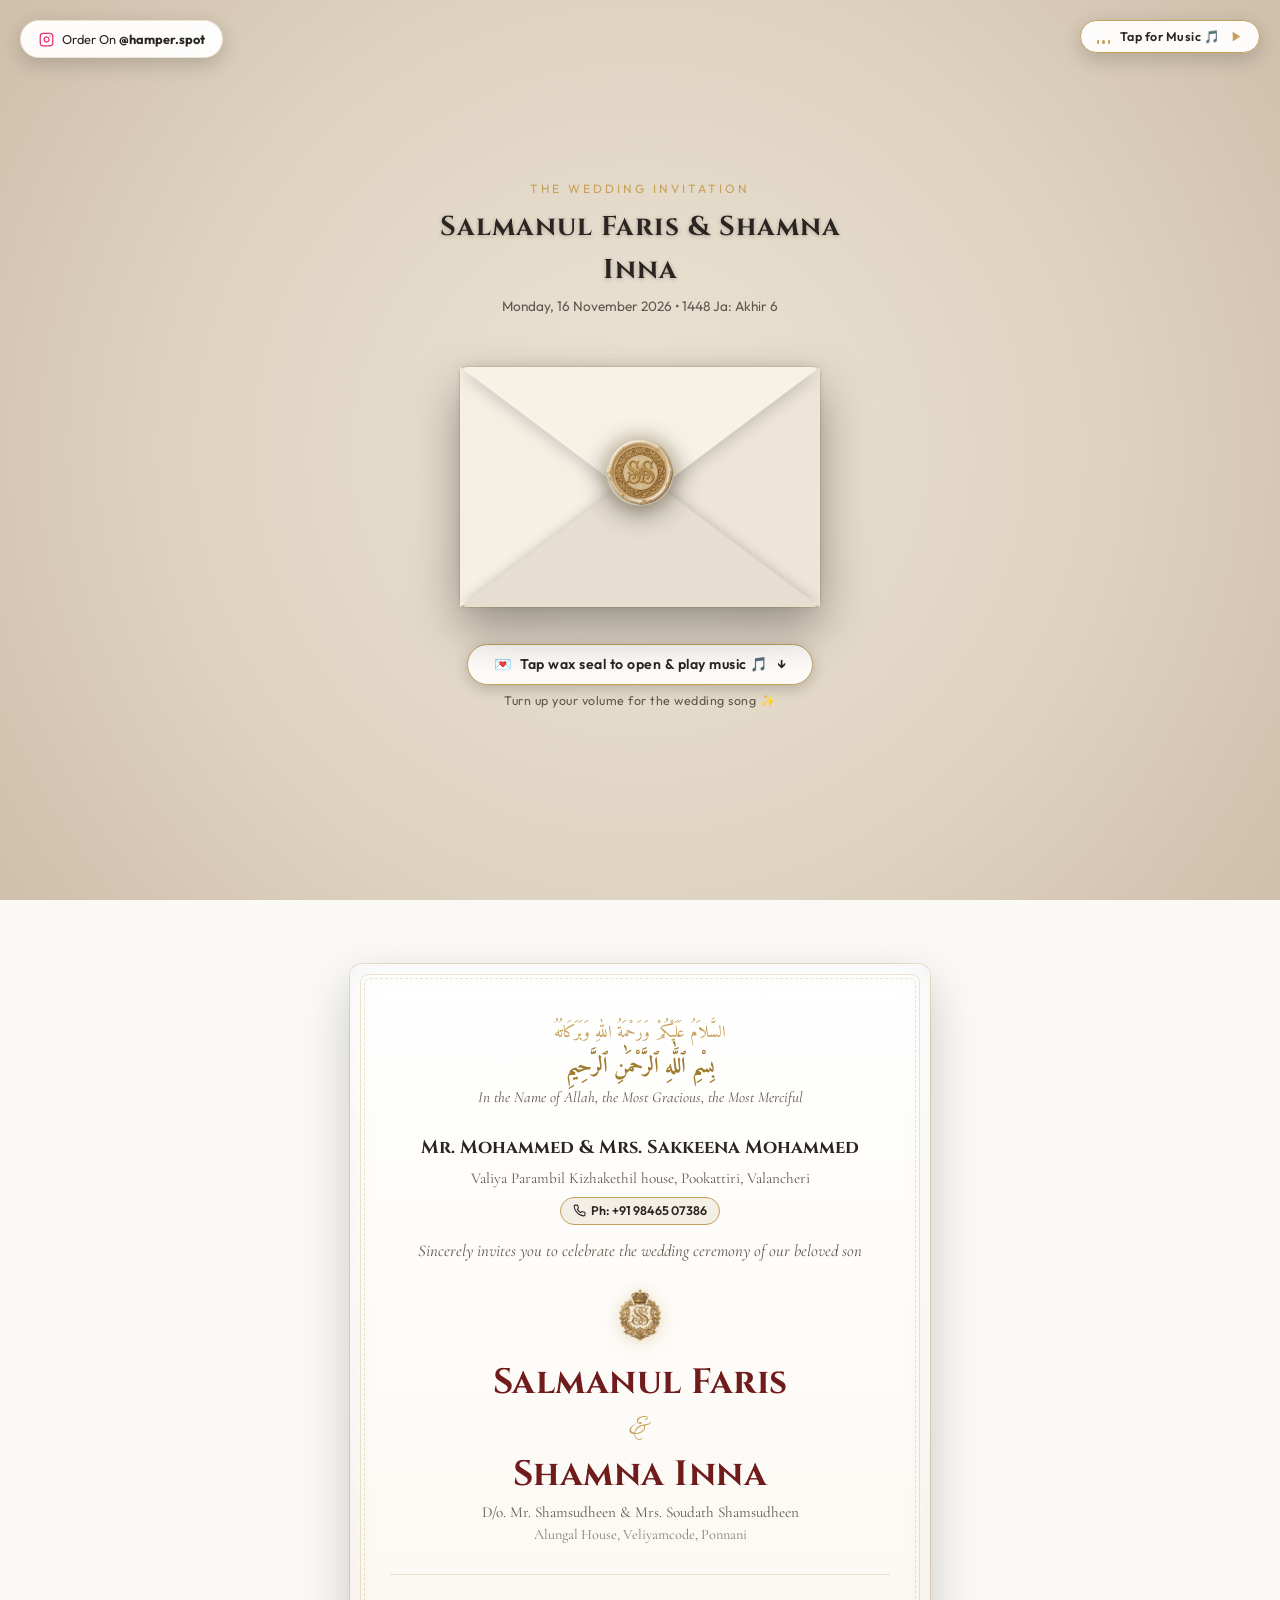
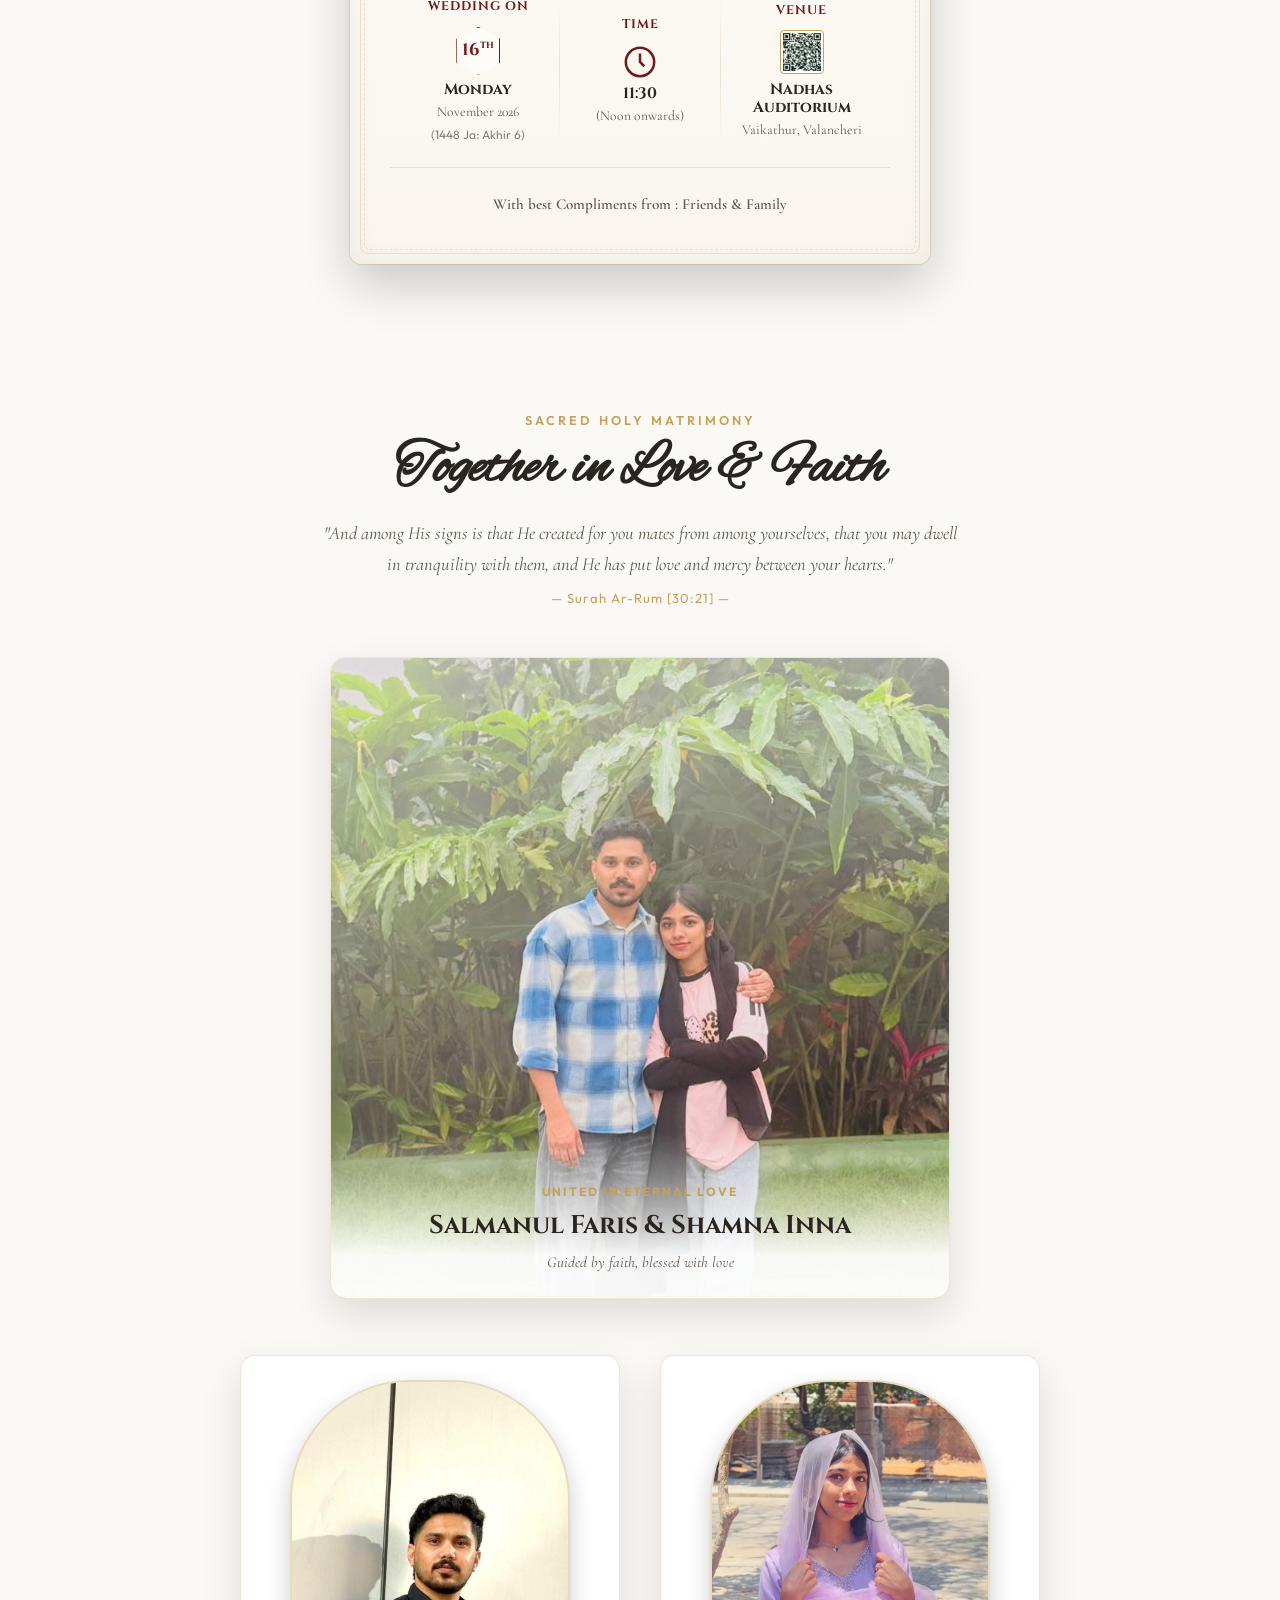
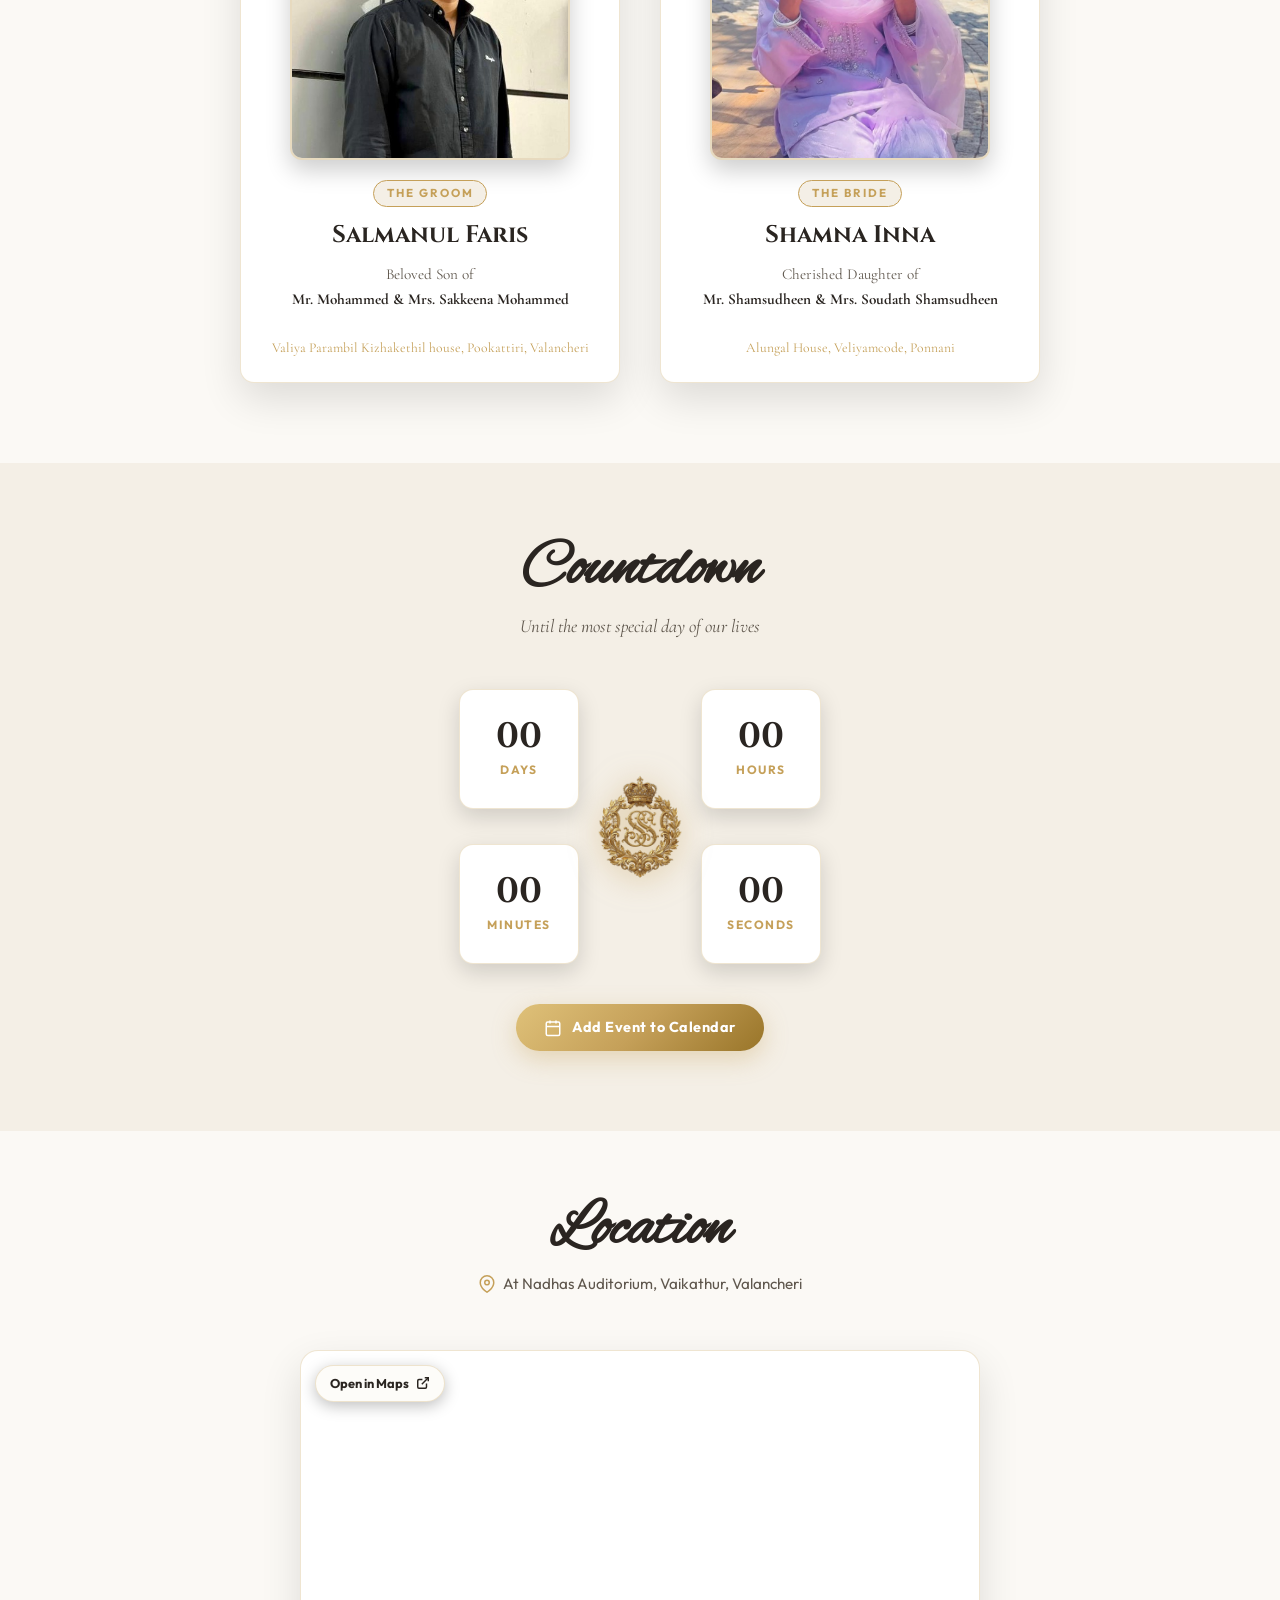
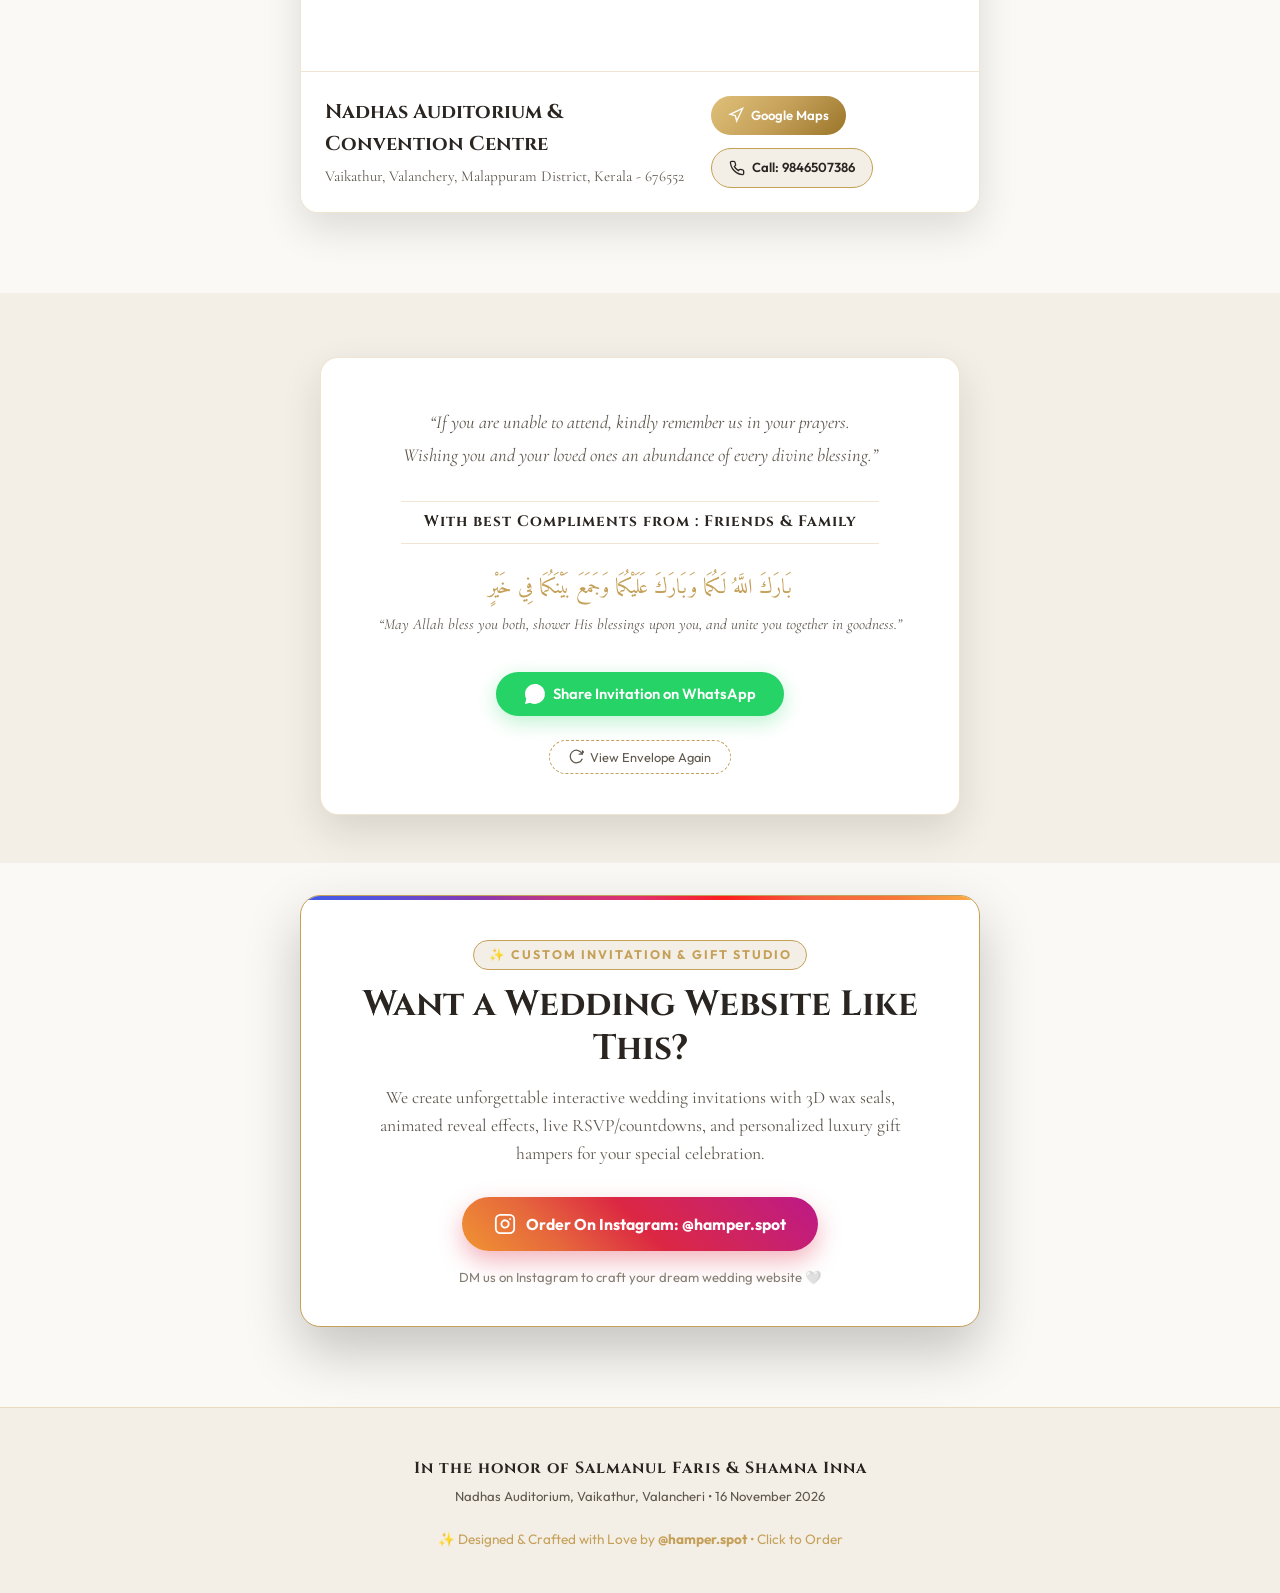
<file: index.html>
<!DOCTYPE html>
<html lang="en">
<head>
  <meta charset="UTF-8">
  <meta name="viewport" content="width=device-width, initial-scale=1.0">
  <title>Wedding Invitation | Salmanul Faris &amp; Shamna Inna</title>
  
  <!-- SEO & Social Sharing Meta Tags -->
  <meta name="description" content="You are cordially invited to celebrate the wedding ceremony of Salmanul Faris & Shamna Inna on Monday, 16 November 2026 at Nadhas Auditorium, Vaikathur, Valancheri.">
  <meta property="og:title" content="Wedding Invitation | Salmanul Faris & Shamna Inna">
  <meta property="og:description" content="Celebrate with us at Nadhas Auditorium, Vaikathur, Valancheri. Interactive envelope reveal, ceremony details, live countdown, and location directions.">
  <meta property="og:image" content="assets/images/couple.jpg">
  <meta property="og:type" content="website">

  <!-- Google Fonts Preconnect & Luxury Typography -->
  <link rel="preconnect" href="https://fonts.googleapis.com">
  <link rel="preconnect" href="https://fonts.gstatic.com" crossorigin>
  <link href="https://fonts.googleapis.com/css2?family=Alex+Brush&family=Amiri:ital,wght@0,400;0,700;1,400&family=Cinzel+Decorative:wght@400;700;900&family=Cinzel:wght@400;600;700;800;900&family=Cormorant+Garamond:ital,wght@0,400;0,500;0,600;0,700;1,400;1,600&family=Great+Vibes&family=Marcellus&family=Noto+Nastaliq+Urdu:wght@400;700&family=Outfit:wght@300;400;500;600;700&family=Pinyon+Script&display=swap" rel="stylesheet">

  <!-- Stylesheet -->
  <link rel="stylesheet" href="css/style.css">
</head>
<body>

  <!-- Floating Ambient Gold Shimmer Canvas -->
  <canvas id="particlesCanvas" aria-hidden="true"></canvas>

  <!-- Atmospheric Background Overlays (Warm Alabaster Linen Theme) -->
  <div class="ambient-backdrop" aria-hidden="true"></div>
  <div class="pattern-overlay" aria-hidden="true"></div>

  <!-- ==========================================================================
       1. REALISTIC 3D LUXURY ENVELOPE OPENING (MATCHING REEL DYKl_02oRou)
       ========================================================================== -->
  <div id="envelopeOverlay" class="envelope-overlay" role="dialog" aria-modal="true" aria-label="Interactive Wedding Envelope">
    <div class="envelope-stage">
      
      <!-- Subtle Floating Header Above Envelope -->
      <div class="envelope-top-prompt">
        <span class="envelope-tag">The Wedding Invitation</span>
        <h2 class="envelope-couple-names">Salmanul Faris &amp; Shamna Inna</h2>
        <p class="envelope-hijri-date">Monday, 16 November 2026 • 1448 Ja: Akhir 6</p>
      </div>

      <!-- 3D Envelope Wrapper -->
      <div class="envelope-wrapper" id="envelopeWrapper">
        <div class="envelope-box">
          <!-- Back Interior Lining -->
          <div class="envelope-lining">
            <div class="lining-pattern"></div>
          </div>

          <!-- The Inner Invitation Card (Peeks out & slides up when opened) -->
          <div class="envelope-card-slip" id="envelopeCardSlip">
            <div class="slip-crest">
              <img src="assets/images/royal_crest_gold.png" alt="Royal Crest" class="slip-crest-img">
            </div>
            <div class="slip-bismillah">بِسْمِ ٱللَّٰهِ ٱلرَّحْمَٰنِ ٱلرَّحِيمِ</div>
            <h3 class="slip-title">Save The Date</h3>
            <div class="slip-names">Salmanul Faris &amp; Shamna Inna</div>
            <div class="slip-date-badge">
              <span>Nov</span>
              <span class="slip-day">16</span>
              <span>2026</span>
            </div>
            <div class="slip-venue">Nadhas Auditorium • Valancheri</div>
          </div>

          <!-- Envelope Pocket (Left & Right Flaps) -->
          <div class="envelope-pocket-left"></div>
          <div class="envelope-pocket-right"></div>
          <div class="envelope-pocket-bottom"></div>

          <!-- Envelope Top Folding Flap (Rotates in 3D) -->
          <div class="envelope-flap" id="envelopeFlap"></div>

          <!-- Realistic 24K Gold & Pearlescent Wax Seal -->
          <button class="envelope-wax-seal" id="btnWaxSeal" type="button" aria-label="Tap to break seal and open invitation">
            <img src="assets/images/wax_seal.png" alt="Embossed Royal Monogram Wax Seal" class="wax-seal-img">
            <span class="wax-seal-glow"></span>
          </button>
        </div>
      </div>

      <!-- Call to Action Prompt Below Envelope -->
      <div class="envelope-bottom-cta">
        <button class="btn-tap-seal-action" id="btnTapSealText" type="button" aria-label="Tap to open invitation and hear song">
          <span class="tap-icon">💌</span>
          <span class="tap-text">Tap wax seal to open &amp; play music 🎵</span>
          <span class="tap-arrow">↓</span>
        </button>
        <span class="envelope-sub-hint">Turn up your volume for the wedding song ✨</span>
      </div>

    </div>
  </div>

  <!-- ==========================================================================
       ROYAL AUDIO ELEMENT (Hob A3ma / Bi Saraha)
       Universal MP3 & AAC format for 100% compatibility across iOS, Android, Safari, Chrome
       ========================================================================== -->
  <audio id="weddingAudio" loop preload="auto" playsinline webkit-playsinline>
    <source src="assets/audio/hob-a3ma.mp3" type="audio/mpeg">
    <source src="assets/audio/hob-a3ma.m4a" type="audio/mp4">
    <source src="assets/audio/bi-saraha-clean.mp3" type="audio/mpeg">
  </audio>

  <!-- ==========================================================================
       FLOATING CONTROLS: ORDER PILL (LEFT) & MUSIC PILL (RIGHT)
       ========================================================================== -->
  <!-- Top Left: Hamper Spot Order Badge -->
  <div class="floating-order-badge">
    <a 
      href="https://www.instagram.com/hamper.spot?xtok=aG1zZnZma3k3bDJi&utm_source=qr" 
      target="_blank" 
      rel="noopener noreferrer" 
      class="order-pill-btn"
      title="Order invitation websites & gift hampers on Instagram @hamper.spot"
    >
      <svg class="insta-icon" width="15" height="15" viewBox="0 0 24 24" fill="none" stroke="currentColor" stroke-width="2" stroke-linecap="round" stroke-linejoin="round">
        <rect x="2" y="2" width="20" height="20" rx="5" ry="5"></rect>
        <path d="M16 11.37A4 4 0 1 1 12.63 8 4 4 0 0 1 16 11.37z"></path>
        <line x1="17.5" y1="6.5" x2="17.51" y2="6.5"></line>
      </svg>
      <span class="order-text">Order On <strong>@hamper.spot</strong></span>
    </a>
  </div>

  <!-- Top Right: Floating Music Pill -->
  <div class="floating-controls">
    <button id="btnToggleMusic" class="music-pill-btn" type="button" aria-label="Toggle Music" title="Hob A3ma (حب أعمى)">
      <div class="music-equalizer-bars" aria-hidden="true">
        <span class="bar bar-1"></span>
        <span class="bar bar-2"></span>
        <span class="bar bar-3"></span>
      </div>
      <span class="music-track-name" id="musicTrackName">Hob A3ma • حب أعمى</span>
      <span class="music-status-icon" aria-hidden="true">
        <svg class="icon-playing" width="13" height="13" viewBox="0 0 24 24" fill="none" stroke="currentColor" stroke-width="2.5" stroke-linecap="round" stroke-linejoin="round">
          <rect x="6" y="4" width="4" height="16"></rect>
          <rect x="14" y="4" width="4" height="16"></rect>
        </svg>
        <svg class="icon-paused" width="13" height="13" viewBox="0 0 24 24" fill="currentColor">
          <polygon points="5 3 19 12 5 21 5 3"></polygon>
        </svg>
      </span>
    </button>
  </div>

  <!-- ==========================================================================
       MAIN INVITATION CONTENT
       ========================================================================== -->
  <main class="main-content" id="mainContent">

    <!-- ----------------------------------------------------------------------
         2. HERO COVER SECTION (MATCHING REEL FRAME 4)
         ---------------------------------------------------------------------- -->
    <section class="hero-cover-section" id="heroCover">
      <div class="hero-cover-bg-image" aria-hidden="true"></div>
      <div class="hero-cover-vignette" aria-hidden="true"></div>

      <div class="hero-cover-content">
        <!-- Golden Baroque Crest Monogram (Intertwined S&S) -->
        <div class="hero-crest-wrapper">
          <img src="assets/images/royal_crest_gold.png" alt="Royal Baroque Crest Monogram S&S" class="hero-royal-crest-img">
        </div>

        <div class="hero-intro-script">The Wedding Celebration of</div>
        <h1 class="hero-couple-headline">
          <span class="name-groom">Salmanul Faris</span>
          <span class="ampersand">&amp;</span>
          <span class="name-bride">Shamna Inna</span>
        </h1>
        
        <p class="hero-date-line">Monday, November 16, 2026 • Nadhas Auditorium, Valancheri</p>

        <!-- Scroll Indicator matching the reel -->
        <div class="scroll-down-indicator" id="scrollIndicator">
          <span class="scroll-en-text">SCROLL TO CONTINUE</span>
          <span class="scroll-ar-text" lang="ar">اسحب للأسفل</span>
          <div class="scroll-chevron-bounce">
            <svg width="22" height="22" viewBox="0 0 24 24" fill="none" stroke="currentColor" stroke-width="2.2" stroke-linecap="round" stroke-linejoin="round">
              <polyline points="6 9 12 15 18 9"></polyline>
            </svg>
          </div>
        </div>
      </div>
    </section>

    <!-- ----------------------------------------------------------------------
         3. DECKLE-EDGED PARCHMENT INVITATION CARD (MATCHING REEL FRAMES 5 & 6)
         ---------------------------------------------------------------------- -->
    <section class="parchment-card-section" id="invitationDetails">
      <div class="parchment-container">
        
        <!-- The Floating Fine-Art Deckle Card -->
        <article class="deckle-parchment-card">
          <div class="deckle-card-border-ornament"></div>

          <!-- Bismillah Calligraphy -->
          <div class="parchment-header-bismillah">
            <div class="arabic-salam" lang="ar">السَّلاَمُ عَلَيْكُمْ وَرَحْمَةُ اللهِ وَبَرَكَاتُهُ</div>
            <div class="arabic-bismillah" lang="ar">بِسْمِ ٱللَّٰهِ ٱلرَّحْمَٰنِ ٱلرَّحِيمِ</div>
            <div class="bismillah-translation">In the Name of Allah, the Most Gracious, the Most Merciful</div>
          </div>

          <!-- Inviting Host / Parents -->
          <div class="parchment-host-block">
            <p class="parchment-host-parents">Mr. Mohammed &amp; Mrs. Sakkeena Mohammed</p>
            <p class="parchment-host-address">Valiya Parambil Kizhakethil house, Pookattiri, Valancheri</p>
            <a href="tel:+919846507386" class="parchment-phone-pill">
              <svg width="13" height="13" viewBox="0 0 24 24" fill="none" stroke="currentColor" stroke-width="2">
                <path d="M22 16.92v3a2 2 0 0 1-2.18 2 19.79 19.79 0 0 1-8.63-3.07 19.5 19.5 0 0 1-6-6 19.79 19.79 0 0 1-3.07-8.67A2 2 0 0 1 4.11 2h3a2 2 0 0 1 2 1.72 12.84 12.84 0 0 0 .7 2.81 2 2 0 0 1-.45 2.11L8.09 9.91a16 16 0 0 0 6 6l1.27-1.27a2 2 0 0 1 2.11-.45 12.84 12.84 0 0 0 2.81.7A2 2 0 0 1 22 16.92z"></path>
              </svg>
              <span>Ph: +91 98465 07386</span>
            </a>
            <p class="parchment-invite-sentence">
              Sincerely invites you to celebrate the wedding ceremony of our beloved son
            </p>
          </div>

          <!-- Golden Miniature Crest -->
          <div class="parchment-mini-crest">
            <img src="assets/images/royal_crest_gold.png" alt="Gold Crest" class="parchment-crest-icon">
          </div>

          <!-- Couple Names & Bride Parentage -->
          <div class="parchment-couple-block">
            <h2 class="parchment-groom-name">Salmanul Faris</h2>
            <div class="parchment-ampersand">&amp;</div>
            <h2 class="parchment-bride-name">Shamna Inna</h2>
            <p class="parchment-bride-parents">
              D/o. Mr. Shamsudheen &amp; Mrs. Soudath Shamsudheen<br>
              <span class="parchment-bride-address">Alungal House, Veliyamcode, Ponnani</span>
            </p>
          </div>

          <!-- 3-Column Event Details Box (Wedding On | Time | Venue) exactly from card -->
          <div class="parchment-details-grid">
            <div class="detail-column detail-col-date">
              <span class="detail-label">Wedding on</span>
              <div class="date-hexagon-badge">
                <span class="date-day-num">16<sup>th</sup></span>
              </div>
              <span class="detail-primary">Monday</span>
              <span class="detail-secondary">November 2026</span>
              <span class="detail-hijri">(1448 Ja: Akhir 6)</span>
            </div>

            <div class="detail-divider-v"></div>

            <div class="detail-column detail-col-time">
              <span class="detail-label">Time</span>
              <div class="time-clock-icon">
                <svg width="34" height="34" viewBox="0 0 24 24" fill="none" stroke="currentColor" stroke-width="1.8">
                  <circle cx="12" cy="12" r="10"></circle>
                  <polyline points="12 6 12 12 15 15"></polyline>
                </svg>
              </div>
              <span class="detail-primary">11:30</span>
              <span class="detail-secondary">(Noon onwards)</span>
            </div>

            <div class="detail-divider-v"></div>

            <div class="detail-column detail-col-venue">
              <span class="detail-label">Venue</span>
              <div class="venue-qr-thumbnail">
                <img src="assets/images/venue_qr.png" alt="Venue QR Code" class="mini-qr-img">
              </div>
              <span class="detail-primary">Nadhas Auditorium</span>
              <span class="detail-secondary">Vaikathur, Valancheri</span>
            </div>
          </div>

          <!-- Complimentary Footer line from print card -->
          <div class="parchment-compliments-footer">
            <span>With best Compliments from : Friends &amp; Family</span>
          </div>

          <!-- Botantical Leaf Sprigs Corner Flourish -->
          <div class="parchment-botanical-bot"></div>
        </article>

      </div>
    </section>

    <!-- ----------------------------------------------------------------------
         4. COUPLE GALLERY SECTION ("Together in Love & Faith" + Solo Portraits)
         ---------------------------------------------------------------------- -->
    <section class="couple-gallery-section" id="coupleGallery">
      <div class="section-container">
        
        <div class="section-heading-center">
          <span class="sub-label">Sacred Holy Matrimony</span>
          <h2 class="section-title-script">Together in Love &amp; Faith</h2>
          <p class="section-quran-verse">
            "And among His signs is that He created for you mates from among yourselves, that you may dwell in tranquility with them, and He has put love and mercy between your hearts."
            <span class="verse-ref">— Surah Ar-Rum [30:21] —</span>
          </p>
        </div>

        <!-- Featured Together Centerpiece -->
        <div class="featured-together-card">
          <div class="together-photo-frame">
            <img src="assets/images/couple.jpg" alt="Salmanul Faris &amp; Shamna Inna Together" class="together-photo">
            <div class="together-photo-overlay">
              <div class="overlay-badge">United in Eternal Love</div>
              <h3 class="overlay-couple-title">Salmanul Faris &amp; Shamna Inna</h3>
              <p class="overlay-blessing">Guided by faith, blessed with love</p>
            </div>
          </div>
        </div>

        <!-- Side-by-Side Solo Portraits -->
        <div class="solo-portraits-grid">
          
          <!-- Groom Portrait -->
          <div class="solo-portrait-card">
            <div class="portrait-arch-frame">
              <img src="assets/images/groom.jpg" alt="Salmanul Faris - The Groom" class="solo-photo">
            </div>
            <div class="solo-info">
              <span class="solo-role-badge">The Groom</span>
              <h3 class="solo-name">Salmanul Faris</h3>
              <p class="solo-parentage">
                Beloved Son of<br>
                <strong>Mr. Mohammed &amp; Mrs. Sakkeena Mohammed</strong><br>
                <span>Valiya Parambil Kizhakethil house, Pookattiri, Valancheri</span>
              </p>
            </div>
          </div>

          <!-- Bride Portrait -->
          <div class="solo-portrait-card">
            <div class="portrait-arch-frame">
              <img src="assets/images/bride.jpg" alt="Shamna Inna - The Bride" class="solo-photo">
            </div>
            <div class="solo-info">
              <span class="solo-role-badge">The Bride</span>
              <h3 class="solo-name">Shamna Inna</h3>
              <p class="solo-parentage">
                Cherished Daughter of<br>
                <strong>Mr. Shamsudheen &amp; Mrs. Soudath Shamsudheen</strong><br>
                <span>Alungal House, Veliyamcode, Ponnani</span>
              </p>
            </div>
          </div>

        </div>

      </div>
    </section>

    <!-- ----------------------------------------------------------------------
         5. COUNTDOWN SECTION (MATCHING REEL FRAME 7)
         ---------------------------------------------------------------------- -->
    <section class="countdown-section" id="countdownSection">
      <div class="section-container">
        
        <div class="section-heading-center">
          <h2 class="countdown-main-title">Countdown</h2>
          <p class="countdown-subtitle">Until the most special day of our lives</p>
        </div>

        <!-- Ornate Radial/Diamond Countdown Grid matching Reel Frame 7 -->
        <div class="countdown-radial-layout">
          
          <!-- Days -->
          <div class="countdown-node node-days">
            <div class="countdown-node-inner">
              <span class="countdown-num" id="timerDays">00</span>
              <span class="countdown-label">Days</span>
            </div>
          </div>

          <!-- Hours -->
          <div class="countdown-node node-hours">
            <div class="countdown-node-inner">
              <span class="countdown-num" id="timerHours">00</span>
              <span class="countdown-label">Hours</span>
            </div>
          </div>

          <!-- Center Golden Monogram Crest -->
          <div class="countdown-center-crest">
            <img src="assets/images/royal_crest_gold.png" alt="Royal Crest Emblem" class="countdown-crest-img">
          </div>

          <!-- Minutes -->
          <div class="countdown-node node-minutes">
            <div class="countdown-node-inner">
              <span class="countdown-num" id="timerMins">00</span>
              <span class="countdown-label">Minutes</span>
            </div>
          </div>

          <!-- Seconds -->
          <div class="countdown-node node-seconds">
            <div class="countdown-node-inner">
              <span class="countdown-num" id="timerSecs">00</span>
              <span class="countdown-label">Seconds</span>
            </div>
          </div>

        </div>

        <!-- Add to Calendar Action -->
        <div class="countdown-actions-center">
          <a id="btnCalendarDirect" href="#" target="_blank" rel="noopener noreferrer" class="btn-gold-action">
            <svg width="18" height="18" viewBox="0 0 24 24" fill="none" stroke="currentColor" stroke-width="2">
              <rect x="3" y="4" width="18" height="18" rx="2" ry="2"></rect>
              <line x1="16" y1="2" x2="16" y2="6"></line>
              <line x1="8" y1="2" x2="8" y2="6"></line>
              <line x1="3" y1="10" x2="21" y2="10"></line>
            </svg>
            <span>Add Event to Calendar</span>
          </a>
        </div>

      </div>
    </section>

    <!-- ----------------------------------------------------------------------
         6. LOCATION & VENUE SECTION (MATCHING REEL FRAME 8)
         ---------------------------------------------------------------------- -->
    <section class="location-section" id="locationSection">
      <div class="section-container">
        
        <div class="section-heading-center">
          <h2 class="location-main-title">Location</h2>
          <div class="location-pin-sub">
            <svg width="18" height="18" viewBox="0 0 24 24" fill="none" stroke="currentColor" stroke-width="2" class="loc-pin-icon">
              <path d="M21 10c0 7-9 13-9 13s-9-6-9-13a9 9 0 0 1 18 0z"></path>
              <circle cx="12" cy="10" r="3"></circle>
            </svg>
            <span class="venue-location-name">At Nadhas Auditorium, Vaikathur, Valancheri</span>
          </div>
        </div>

        <!-- Location Card matching the Reel -->
        <div class="location-card-container">
          
          <div class="location-map-card">
            <!-- Open in Maps floating badge -->
            <a href="https://www.google.com/maps/search/?api=1&query=Nadhas+Auditorium+Valanchery+Kerala" target="_blank" rel="noopener noreferrer" class="badge-open-maps">
              <span>Open in Maps</span>
              <svg width="14" height="14" viewBox="0 0 24 24" fill="none" stroke="currentColor" stroke-width="2.5">
                <path d="M18 13v6a2 2 0 0 1-2 2H5a2 2 0 0 1-2-2V8a2 2 0 0 1 2-2h6"></path>
                <polyline points="15 3 21 3 21 9"></polyline>
                <line x1="10" y1="14" x2="21" y2="3"></line>
              </svg>
            </a>

            <!-- Embedded Interactive Map -->
            <div class="map-iframe-wrapper">
              <iframe 
                title="Google Maps Location of Nadhas Auditorium Valanchery"
                src="https://maps.google.com/maps?q=Nadhas+Auditorium+Valanchery+Kerala&t=&z=15&ie=UTF8&iwloc=&output=embed"
                loading="lazy" 
                allowfullscreen>
              </iframe>
            </div>

            <div class="location-details-bar">
              <div class="location-text-col">
                <h3 class="loc-auditorium-title">Nadhas Auditorium &amp; Convention Centre</h3>
                <p class="loc-address-full">Vaikathur, Valanchery, Malappuram District, Kerala - 676552</p>
              </div>
              
              <div class="location-buttons-row">
                <a href="https://www.google.com/maps/search/?api=1&query=Nadhas+Auditorium+Valanchery+Kerala" target="_blank" rel="noopener noreferrer" class="btn-location-link btn-primary-maps">
                  <svg width="16" height="16" viewBox="0 0 24 24" fill="none" stroke="currentColor" stroke-width="2">
                    <polygon points="3 11 22 2 13 21 11 13 3 11"></polygon>
                  </svg>
                  <span>Google Maps</span>
                </a>

                <a href="tel:+919846507386" class="btn-location-link btn-secondary-call">
                  <svg width="16" height="16" viewBox="0 0 24 24" fill="none" stroke="currentColor" stroke-width="2">
                    <path d="M22 16.92v3a2 2 0 0 1-2.18 2 19.79 19.79 0 0 1-8.63-3.07 19.5 19.5 0 0 1-6-6 19.79 19.79 0 0 1-3.07-8.67A2 2 0 0 1 4.11 2h3a2 2 0 0 1 2 1.72 12.84 12.84 0 0 0 .7 2.81 2 2 0 0 1-.45 2.11L8.09 9.91a16 16 0 0 0 6 6l1.27-1.27a2 2 0 0 1 2.11-.45 12.84 12.84 0 0 0 2.81.7A2 2 0 0 1 22 16.92z"></path>
                  </svg>
                  <span>Call: 9846507386</span>
                </a>
              </div>
            </div>

          </div>

        </div>

      </div>
    </section>

    <!-- ----------------------------------------------------------------------
         7. CLOSING BLESSINGS & COMPLIMENTS (MATCHING REEL FRAME 8)
         ---------------------------------------------------------------------- -->
    <section class="closing-blessing-section" id="blessingsSection">
      <div class="section-container">
        
        <div class="closing-card">
          <p class="closing-tender-quote">
            “If you are unable to attend, kindly remember us in your prayers.<br>
            Wishing you and your loved ones an abundance of every divine blessing.”
          </p>

          <div class="closing-compliments-bar">
            <span>With best Compliments from : Friends &amp; Family</span>
          </div>

          <p class="closing-dua-arabic" lang="ar">
            بَارَكَ اللَّهُ لَكُمَا وَبَارَكَ عَلَيْكُمَا وَجَمَعَ بَيْنَكُمَا فِي خَيْرٍ
          </p>
          <p class="closing-dua-trans">
            “May Allah bless you both, shower His blessings upon you, and unite you together in goodness.”
          </p>

          <!-- WhatsApp Share Button -->
          <div class="closing-share-wrap">
            <button id="btnShareWhatsApp" class="btn-whatsapp-share" type="button">
              <svg width="20" height="20" viewBox="0 0 24 24" fill="currentColor">
                <path d="M12.031 6.172c-3.181 0-5.767 2.586-5.768 5.766-.001 1.298.38 2.27 1.019 3.287l-.582 2.128 2.182-.573c.978.58 1.911.928 3.145.929 3.178 0 5.767-2.587 5.768-5.766.001-3.187-2.575-5.77-5.764-5.771zm3.392 8.244c-.144.405-.837.774-1.17.824-.299.045-.677.063-1.092-.069-.252-.08-.575-.187-.988-.365-1.739-.751-2.874-2.502-2.961-2.617-.087-.116-.708-.94-.708-1.793s.448-1.273.607-1.446c.159-.173.346-.217.462-.217l.332.006c.106.005.249-.04.39.298.144.347.491 1.2.534 1.287.043.087.072.188.014.304-.058.116-.087.188-.173.289l-.26.304c-.087.086-.177.18-.076.354.101.174.449.741.964 1.201.662.591 1.221.774 1.394.86.174.086.275.072.376-.044.101-.116.433-.506.549-.68.116-.173.231-.145.39-.086s1.011.477 1.184.564.289.13.332.202c.045.072.045.419-.099.824zm-3.423-14.416c-6.627 0-12 5.373-12 12 0 2.159.57 4.184 1.564 5.938l-1.664 6.082 6.221-1.632c1.704.93 3.669 1.462 5.759 1.462 6.627 0 12-5.373 12-12s-5.373-12-12-12z"/>
              </svg>
              <span>Share Invitation on WhatsApp</span>
            </button>
          </div>

          <!-- Bottom Replay Envelope Button -->
          <div class="replay-envelope-wrap">
            <button id="btnReplayEnvelope" class="btn-replay-envelope" type="button">
              <svg width="15" height="15" viewBox="0 0 24 24" fill="none" stroke="currentColor" stroke-width="2">
                <path d="M21.5 2v6h-6M21.34 15.57a10 10 0 1 1-.57-8.38l5.67-5.19"/>
              </svg>
              <span>View Envelope Again</span>
            </button>
          </div>

          <!-- White Floral Watercolor Footer matching Reel -->
          <div class="closing-botanical-illustration" aria-hidden="true"></div>
        </div>

      </div>
    </section>

    <!-- ----------------------------------------------------------------------
         8. FEATURED ORDER BANNER: @HAMPER.SPOT
         ---------------------------------------------------------------------- -->
    <section class="order-feature-section" id="orderSection">
      <div class="section-container">
        
        <div class="order-feature-card">
          <div class="order-card-badge">✨ Custom Invitation &amp; Gift Studio</div>
          <h2 class="order-card-title">Want a Wedding Website Like This?</h2>
          <p class="order-card-desc">
            We create unforgettable interactive wedding invitations with 3D wax seals, animated reveal effects, live RSVP/countdowns, and personalized luxury gift hampers for your special celebration.
          </p>

          <a 
            href="https://www.instagram.com/hamper.spot?xtok=aG1zZnZma3k3bDJi&utm_source=qr" 
            target="_blank" 
            rel="noopener noreferrer" 
            class="btn-order-instagram"
            id="btnOrderHamperSpot"
          >
            <svg width="22" height="22" viewBox="0 0 24 24" fill="none" stroke="currentColor" stroke-width="2" stroke-linecap="round" stroke-linejoin="round">
              <rect x="2" y="2" width="20" height="20" rx="5" ry="5"></rect>
              <path d="M16 11.37A4 4 0 1 1 12.63 8 4 4 0 0 1 16 11.37z"></path>
              <line x1="17.5" y1="6.5" x2="17.51" y2="6.5"></line>
            </svg>
            <span>Order On Instagram: <strong>@hamper.spot</strong></span>
          </a>

          <p class="order-dm-hint">DM us on Instagram to craft your dream wedding website 🤍</p>
        </div>

      </div>
    </section>

    <!-- Footer Copyright & Credit -->
    <footer class="site-footer">
      <div class="footer-inner">
        <p class="footer-blessing">In the honor of Salmanul Faris &amp; Shamna Inna</p>
        <p class="footer-location">Nadhas Auditorium, Vaikathur, Valancheri • 16 November 2026</p>
        <div class="footer-instagram-wrap">
          <a href="https://www.instagram.com/hamper.spot?xtok=aG1zZnZma3k3bDJi&utm_source=qr" target="_blank" rel="noopener noreferrer" class="footer-instagram-link">
            <span>✨ Designed &amp; Crafted with Love by <strong>@hamper.spot</strong> • Click to Order</span>
          </a>
        </div>
      </div>
    </footer>

  </main>

  <!-- Interactive JavaScript Engine -->
  <script src="js/script.js"></script>
</body>
</html>
</file>
<file: css/style.css>
/* ==========================================================================
   Luxury Wedding Invitation - Complete Responsive Design Engine
   Salmanul Faris & Shamna Inna • Nadhas Auditorium, Valancheri
   Supports 5 Cohesive Luxury Palettes:
   1. Ivory (Warm Alabaster Linen & Champagne Gold - Reel DYKl_02oRou)
   2. Emerald (Royal Mughal Emerald & 24K Gold)
   3. Sapphire (Midnight Navy & Platinum Gold)
   4. Burgundy (Imperial Velvet Wine & Rose Gold)
   5. Sage (Mediterranean Herbal Olive & Antique Bronze)
   ========================================================================== */

/* --------------------------------------------------------------------------
   1. LUXURY COLOR PALETTES & THEME DEFINITIONS
   -------------------------------------------------------------------------- */
:root {
  --font-serif: 'Cinzel', 'Marcellus', 'Cormorant Garamond', serif;
  --font-body: 'Cormorant Garamond', Georgia, serif;
  --font-sans: 'Outfit', -apple-system, BlinkMacSystemFont, sans-serif;
  --font-script: 'Alex Brush', 'Great Vibes', 'Pinyon Script', cursive;
  --font-arabic: 'Amiri', 'Noto Nastaliq Urdu', serif;

  --ease-luxury: cubic-bezier(0.25, 1, 0.5, 1);
  --shadow-card: 0 16px 40px rgba(0, 0, 0, 0.12);
  --shadow-card-hover: 0 24px 55px rgba(0, 0, 0, 0.22);
  --shadow-gold: 0 8px 25px rgba(197, 160, 89, 0.35);
}

/* THEME 1: IVORY & CHAMPAGNE GOLD (DEFAULT REEL THEME) */
:root,
[data-theme="ivory"] {
  --bg-page: #fbf9f5;
  --bg-page-alt: #f4efe6;
  --bg-card: #ffffff;
  --bg-card-elevated: #fdfcf9;
  --bg-card-border: rgba(197, 160, 89, 0.28);
  
  --gold-primary: #c5a059;
  --gold-light: #eeddb7;
  --gold-shimmer: #fff9e6;
  --gold-dark: #8c6e2a;
  --gold-gradient: linear-gradient(135deg, #dfc179 0%, #c5a059 50%, #997529 100%);
  --gold-gradient-soft: linear-gradient(135deg, rgba(197, 160, 89, 0.12) 0%, rgba(197, 160, 89, 0.04) 100%);

  --text-primary: #2a2521;
  --text-secondary: #5f574d;
  --text-muted: #857d72;
  --text-gold: #9e7b2d;
  --text-burgundy: #701c1c;

  --envelope-bg: radial-gradient(circle at center, #ece4d6 0%, #ded2c0 60%, #cfbfab 100%);
  --envelope-box-bg: #ffffff;
  --envelope-lining-bg: #faf6ee;
  --envelope-flap-color: #f7f1e6;
  --envelope-pocket-left-color: #f5efe4;
  --envelope-pocket-right-color: #ede5d8;
  --envelope-pocket-bottom-color: #e6ded1;
  --seal-glow-color: rgba(197, 160, 89, 0.5);

  --ambient-bg: radial-gradient(circle at 50% 10%, rgba(255, 255, 255, 0.8) 0%, transparent 60%), radial-gradient(circle at 85% 55%, rgba(197, 160, 89, 0.06) 0%, transparent 50%), radial-gradient(circle at 15% 85%, rgba(197, 160, 89, 0.05) 0%, transparent 55%), linear-gradient(180deg, #fbf9f5 0%, #f5efe5 50%, #fbf9f5 100%);
  --hero-vignette: radial-gradient(circle at center, rgba(255, 255, 255, 0.45) 0%, rgba(251, 249, 245, 0.75) 75%), linear-gradient(180deg, rgba(251, 249, 245, 0.4) 0%, transparent 40%, #fbf9f5 100%);
  --deckle-card-bg: linear-gradient(180deg, #ffffff 0%, #fdfbf7 50%, #faf6ee 100%);
  --photo-overlay-bg: linear-gradient(180deg, transparent 0%, rgba(255, 255, 255, 0.95) 75%);
  --pill-bg: rgba(255, 255, 255, 0.95);
  --pill-color: #2a2521;
  --footer-bg: #f4efe6;
  --particle-rgb: 197, 160, 89;
}

/* THEME 2: ROYAL MUGHAL EMERALD & 24K GOLD */
[data-theme="emerald"] {
  --bg-page: #02140d;
  --bg-page-alt: #042217;
  --bg-card: #052618;
  --bg-card-elevated: #073522;
  --bg-card-border: rgba(223, 183, 70, 0.45);
  
  --gold-primary: #dfb746;
  --gold-light: #f7e8c6;
  --gold-shimmer: #fff5db;
  --gold-dark: #b89128;
  --gold-gradient: linear-gradient(135deg, #fbf2dc 0%, #dfb746 45%, #b68d2b 80%, #f6e6bf 100%);
  --gold-gradient-soft: linear-gradient(135deg, rgba(223, 183, 70, 0.16) 0%, rgba(223, 183, 70, 0.05) 100%);

  --text-primary: #f8faf8;
  --text-secondary: #c2d6ca;
  --text-muted: #8fa899;
  --text-gold: #f0cf78;
  --text-burgundy: #f0cf78;

  --envelope-bg: radial-gradient(circle at center, #073824 0%, #032014 65%, #01120a 100%);
  --envelope-box-bg: #073824;
  --envelope-lining-bg: #032014;
  --envelope-flap-color: #0b4f34;
  --envelope-pocket-left-color: #08402a;
  --envelope-pocket-right-color: #063422;
  --envelope-pocket-bottom-color: #04281a;
  --seal-glow-color: rgba(223, 183, 70, 0.7);

  --ambient-bg: radial-gradient(circle at 50% 15%, rgba(16, 78, 52, 0.45) 0%, transparent 60%), radial-gradient(circle at 85% 65%, rgba(223, 183, 70, 0.12) 0%, transparent 50%), radial-gradient(circle at 15% 85%, rgba(10, 48, 32, 0.6) 0%, transparent 55%), linear-gradient(180deg, #02110a 0%, #051d13 50%, #020f08 100%);
  --hero-vignette: radial-gradient(circle at center, rgba(0, 0, 0, 0.25) 0%, rgba(2, 20, 13, 0.85) 85%), linear-gradient(180deg, rgba(2, 20, 13, 0.6) 0%, transparent 40%, #02140d 100%);
  --deckle-card-bg: linear-gradient(180deg, #073322 0%, #042417 50%, #02170f 100%);
  --photo-overlay-bg: linear-gradient(180deg, transparent 0%, rgba(2, 20, 13, 0.96) 75%);
  --pill-bg: rgba(6, 33, 22, 0.94);
  --pill-color: #f8faf8;
  --footer-bg: #010d08;
  --particle-rgb: 223, 183, 70;
}

/* THEME 3: ROYAL MIDNIGHT SAPPHIRE & PLATINUM GOLD */
[data-theme="sapphire"] {
  --bg-page: #020d18;
  --bg-page-alt: #04182b;
  --bg-card: #061e36;
  --bg-card-elevated: #092c4f;
  --bg-card-border: rgba(212, 175, 55, 0.45);
  
  --gold-primary: #d4af37;
  --gold-light: #f5ecc7;
  --gold-shimmer: #ffffff;
  --gold-dark: #aa861c;
  --gold-gradient: linear-gradient(135deg, #fbf4db 0%, #d4af37 45%, #a6811a 80%, #faefcf 100%);
  --gold-gradient-soft: linear-gradient(135deg, rgba(212, 175, 55, 0.16) 0%, rgba(212, 175, 55, 0.05) 100%);

  --text-primary: #f6faff;
  --text-secondary: #bad0e4;
  --text-muted: #8aa4bc;
  --text-gold: #edd88d;
  --text-burgundy: #f1d478;

  --envelope-bg: radial-gradient(circle at center, #0a2d52 0%, #041b33 65%, #010e1c 100%);
  --envelope-box-bg: #082847;
  --envelope-lining-bg: #041a30;
  --envelope-flap-color: #0d3866;
  --envelope-pocket-left-color: #0b2f57;
  --envelope-pocket-right-color: #082647;
  --envelope-pocket-bottom-color: #051e38;
  --seal-glow-color: rgba(212, 175, 55, 0.7);

  --ambient-bg: radial-gradient(circle at 50% 15%, rgba(14, 46, 82, 0.45) 0%, transparent 60%), radial-gradient(circle at 85% 65%, rgba(212, 175, 55, 0.12) 0%, transparent 50%), radial-gradient(circle at 15% 85%, rgba(8, 28, 52, 0.6) 0%, transparent 55%), linear-gradient(180deg, #010810 0%, #041424 50%, #010810 100%);
  --hero-vignette: radial-gradient(circle at center, rgba(0, 0, 0, 0.25) 0%, rgba(2, 13, 24, 0.85) 85%), linear-gradient(180deg, rgba(2, 13, 24, 0.6) 0%, transparent 40%, #020d18 100%);
  --deckle-card-bg: linear-gradient(180deg, #092c4f 0%, #051d36 50%, #021121 100%);
  --photo-overlay-bg: linear-gradient(180deg, transparent 0%, rgba(2, 13, 24, 0.96) 75%);
  --pill-bg: rgba(6, 26, 45, 0.94);
  --pill-color: #f6faff;
  --footer-bg: #010810;
  --particle-rgb: 212, 175, 55;
}

/* THEME 4: IMPERIAL VELVET BURGUNDY & ROSE GOLD */
[data-theme="burgundy"] {
  --bg-page: #160307;
  --bg-page-alt: #26060e;
  --bg-card: #270710;
  --bg-card-elevated: #3a0b18;
  --bg-card-border: rgba(226, 174, 134, 0.45);
  
  --gold-primary: #e2ae86;
  --gold-light: #fceddc;
  --gold-shimmer: #ffffff;
  --gold-dark: #b87a4c;
  --gold-gradient: linear-gradient(135deg, #fceddc 0%, #e2ae86 45%, #b57648 80%, #fbe8d5 100%);
  --gold-gradient-soft: linear-gradient(135deg, rgba(226, 174, 134, 0.16) 0%, rgba(226, 174, 134, 0.05) 100%);

  --text-primary: #fdf5f6;
  --text-secondary: #dbc0c4;
  --text-muted: #ad8a90;
  --text-gold: #f2cca9;
  --text-burgundy: #f7bda3;

  --envelope-bg: radial-gradient(circle at center, #3d0b17 0%, #24050d 65%, #120106 100%);
  --envelope-box-bg: #330813;
  --envelope-lining-bg: #20040a;
  --envelope-flap-color: #4f101f;
  --envelope-pocket-left-color: #3d0b17;
  --envelope-pocket-right-color: #330813;
  --envelope-pocket-bottom-color: #29060f;
  --seal-glow-color: rgba(226, 174, 134, 0.7);

  --ambient-bg: radial-gradient(circle at 50% 15%, rgba(77, 13, 29, 0.45) 0%, transparent 60%), radial-gradient(circle at 85% 65%, rgba(226, 174, 134, 0.12) 0%, transparent 50%), radial-gradient(circle at 15% 85%, rgba(45, 6, 15, 0.6) 0%, transparent 55%), linear-gradient(180deg, #100104 0%, #20040a 50%, #100104 100%);
  --hero-vignette: radial-gradient(circle at center, rgba(0, 0, 0, 0.25) 0%, rgba(22, 3, 7, 0.85) 85%), linear-gradient(180deg, rgba(22, 3, 7, 0.6) 0%, transparent 40%, #160307 100%);
  --deckle-card-bg: linear-gradient(180deg, #380b17 0%, #26060f 50%, #160207 100%);
  --photo-overlay-bg: linear-gradient(180deg, transparent 0%, rgba(22, 3, 7, 0.96) 75%);
  --pill-bg: rgba(36, 8, 15, 0.94);
  --pill-color: #fdf5f6;
  --footer-bg: #0d0104;
  --particle-rgb: 226, 174, 134;
}

/* THEME 5: MEDITERRANEAN SAGE & SANDSTONE BRONZE */
[data-theme="sage"] {
  --bg-page: #edf3ed;
  --bg-page-alt: #dde6dd;
  --bg-card: #f9fbf9;
  --bg-card-elevated: #ffffff;
  --bg-card-border: rgba(100, 135, 107, 0.4);
  
  --gold-primary: #b08d40;
  --gold-light: #e8d7ad;
  --gold-shimmer: #fffaf0;
  --gold-dark: #70551e;
  --gold-gradient: linear-gradient(135deg, #ebdcba 0%, #b08d40 45%, #7a5c1a 80%, #faeed0 100%);
  --gold-gradient-soft: linear-gradient(135deg, rgba(176, 141, 64, 0.12) 0%, rgba(176, 141, 64, 0.04) 100%);

  --text-primary: #1a291d;
  --text-secondary: #3f5443;
  --text-muted: #667c69;
  --text-gold: #826420;
  --text-burgundy: #592020;

  --envelope-bg: radial-gradient(circle at center, #d5e2d5 0%, #c2d4c2 60%, #acc2ac 100%);
  --envelope-box-bg: #e2ede2;
  --envelope-lining-bg: #d9e6d9;
  --envelope-flap-color: #cedece;
  --envelope-pocket-left-color: #c5d6c5;
  --envelope-pocket-right-color: #bccdbc;
  --envelope-pocket-bottom-color: #b2c3b2;
  --seal-glow-color: rgba(176, 141, 64, 0.5);

  --ambient-bg: radial-gradient(circle at 50% 10%, rgba(255, 255, 255, 0.8) 0%, transparent 60%), radial-gradient(circle at 85% 55%, rgba(100, 135, 107, 0.12) 0%, transparent 50%), radial-gradient(circle at 15% 85%, rgba(100, 135, 107, 0.1) 0%, transparent 55%), linear-gradient(180deg, #edf3ed 0%, #e0ece0 50%, #edf3ed 100%);
  --hero-vignette: radial-gradient(circle at center, rgba(255, 255, 255, 0.45) 0%, rgba(237, 243, 237, 0.75) 75%), linear-gradient(180deg, rgba(237, 243, 237, 0.4) 0%, transparent 40%, #edf3ed 100%);
  --deckle-card-bg: linear-gradient(180deg, #ffffff 0%, #f7faf7 50%, #ebf1eb 100%);
  --photo-overlay-bg: linear-gradient(180deg, transparent 0%, rgba(237, 243, 237, 0.96) 75%);
  --pill-bg: rgba(255, 255, 255, 0.95);
  --pill-color: #1a291d;
  --footer-bg: #dde6dd;
  --particle-rgb: 176, 141, 64;
}

/* --------------------------------------------------------------------------
   2. GLOBAL BASE STYLES & RESETS
   -------------------------------------------------------------------------- */
*, *::before, *::after {
  margin: 0;
  padding: 0;
  box-sizing: border-box;
}

html {
  scroll-behavior: smooth;
  font-size: 16px;
  background-color: var(--bg-page);
  color: var(--text-primary);
  overflow-x: hidden;
  transition: background-color 0.6s ease, color 0.6s ease;
}

body {
  font-family: var(--font-body);
  line-height: 1.6;
  background-color: var(--bg-page);
  min-height: 100vh;
  position: relative;
  overflow-x: hidden;
  -webkit-font-smoothing: antialiased;
  transition: background-color 0.6s ease;
}

#particlesCanvas {
  position: fixed;
  inset: 0;
  width: 100%;
  height: 100%;
  pointer-events: none;
  z-index: 1;
  opacity: 0.65;
}

.ambient-backdrop {
  position: fixed;
  inset: 0;
  background: var(--ambient-bg);
  pointer-events: none;
  z-index: 0;
  transition: background 0.6s ease;
}

.pattern-overlay {
  position: fixed;
  inset: 0;
  background-image: radial-gradient(var(--bg-card-border) 1px, transparent 0);
  background-size: 28px 28px;
  opacity: 0.35;
  pointer-events: none;
  z-index: 0;
  transition: opacity 0.6s ease;
}

/* --------------------------------------------------------------------------
   3. LUXURY 3D ENVELOPE OVERLAY (INTERACTIVE INTRO)
   -------------------------------------------------------------------------- */
.envelope-overlay {
  position: fixed;
  inset: 0;
  z-index: 9999;
  background: var(--envelope-bg);
  display: flex;
  align-items: center;
  justify-content: center;
  padding: 1.5rem;
  transition: opacity 1s var(--ease-luxury), transform 1s var(--ease-luxury), visibility 1s, background 0.6s ease;
  overflow: hidden;
}

.envelope-overlay.opened {
  opacity: 0;
  visibility: hidden;
  pointer-events: none;
  transform: scale(1.08);
}

.envelope-stage {
  display: flex;
  flex-direction: column;
  align-items: center;
  max-width: 440px;
  width: 100%;
  text-align: center;
  position: relative;
  z-index: 2;
}

.envelope-top-prompt {
  margin-bottom: 1.6rem;
  animation: fadeInDown 1s ease-out;
}

.envelope-tag {
  display: inline-block;
  font-family: var(--font-sans);
  font-size: 0.75rem;
  text-transform: uppercase;
  letter-spacing: 3px;
  color: var(--gold-primary);
  margin-bottom: 0.4rem;
}

.envelope-couple-names {
  font-family: var(--font-serif);
  font-size: 1.7rem;
  font-weight: 700;
  letter-spacing: 1px;
  color: var(--text-primary);
  margin-bottom: 0.25rem;
  text-shadow: 0 1px 4px rgba(0, 0, 0, 0.25);
}

.envelope-hijri-date {
  font-family: var(--font-sans);
  font-size: 0.85rem;
  color: var(--text-secondary);
}

/* Envelope Container */
.envelope-wrapper {
  perspective: 1200px;
  width: 320px;
  height: 220px;
  margin: 1.5rem auto 1.8rem;
  position: relative;
  cursor: pointer;
  user-select: none;
}

@media (min-width: 480px) {
  .envelope-wrapper {
    width: 360px;
    height: 240px;
  }
}

.envelope-box {
  width: 100%;
  height: 100%;
  position: relative;
  background: var(--envelope-box-bg);
  border-radius: 8px;
  box-shadow: 
    0 22px 50px rgba(0, 0, 0, 0.35),
    0 0 0 1px var(--bg-card-border),
    inset 0 0 40px rgba(0, 0, 0, 0.05);
  transform-style: preserve-3d;
  transition: transform 0.4s ease, box-shadow 0.4s ease, background 0.6s ease;
}

.envelope-wrapper:hover .envelope-box {
  transform: translateY(-4px);
  box-shadow: 
    0 28px 60px rgba(0, 0, 0, 0.4),
    0 0 0 1.5px var(--gold-primary),
    0 0 25px var(--seal-glow-color);
}

/* Interior Lining */
.envelope-lining {
  position: absolute;
  inset: 4px;
  background: var(--envelope-lining-bg);
  border-radius: 6px;
  overflow: hidden;
  z-index: 1;
  transition: background 0.6s ease;
}

.lining-pattern {
  width: 100%;
  height: 100%;
  opacity: 0.18;
  background-image: 
    radial-gradient(var(--gold-primary) 1px, transparent 1px),
    radial-gradient(var(--gold-primary) 1px, transparent 1px);
  background-size: 16px 16px;
  background-position: 0 0, 8px 8px;
}

/* Inner Invitation Card Slip */
.envelope-card-slip {
  position: absolute;
  top: 10px;
  left: 14px;
  right: 14px;
  height: 195px;
  background: var(--bg-card-elevated);
  border-radius: 6px;
  padding: 1rem 0.8rem;
  display: flex;
  flex-direction: column;
  align-items: center;
  justify-content: center;
  box-shadow: 0 8px 24px rgba(0, 0, 0, 0.25);
  border: 1px solid var(--bg-card-border);
  z-index: 2;
  transition: transform 1.2s cubic-bezier(0.34, 1.3, 0.64, 1), background 0.6s ease;
  transform: translateY(0);
}

.envelope-wrapper.is-opening .envelope-card-slip {
  transform: translateY(-110px) scale(1.04);
  box-shadow: 0 20px 40px rgba(0, 0, 0, 0.35);
}

.slip-crest-img {
  width: 38px;
  height: 38px;
  object-fit: contain;
  margin-bottom: 0.2rem;
  filter: drop-shadow(0 2px 8px var(--seal-glow-color));
}

.slip-bismillah {
  font-family: var(--font-arabic);
  font-size: 0.95rem;
  color: var(--gold-primary);
  margin-bottom: 0.15rem;
}

.slip-title {
  font-family: var(--font-script);
  font-size: 1.35rem;
  color: var(--text-primary);
  line-height: 1.1;
}

.slip-names {
  font-family: var(--font-serif);
  font-size: 0.85rem;
  font-weight: 700;
  color: var(--text-burgundy);
  letter-spacing: 0.5px;
  margin: 0.2rem 0;
}

.slip-date-badge {
  display: inline-flex;
  align-items: center;
  gap: 0.35rem;
  background: var(--bg-page-alt);
  padding: 0.15rem 0.6rem;
  border-radius: 20px;
  font-family: var(--font-sans);
  font-size: 0.72rem;
  font-weight: 600;
  color: var(--text-primary);
  border: 1px solid var(--bg-card-border);
}

.slip-day {
  font-size: 0.95rem;
  font-weight: 700;
  color: var(--text-burgundy);
}

.slip-venue {
  font-family: var(--font-sans);
  font-size: 0.68rem;
  color: var(--text-muted);
  margin-top: 0.35rem;
}

/* Pocket Flaps with Theme Variables */
.envelope-pocket-left {
  position: absolute;
  bottom: 0;
  left: 0;
  width: 0;
  height: 0;
  border-style: solid;
  border-width: 110px 0 110px 160px;
  border-color: transparent transparent transparent var(--envelope-pocket-left-color);
  z-index: 3;
  filter: drop-shadow(2px 0 3px rgba(0,0,0,0.12));
  transition: border-color 0.6s ease;
}

@media (min-width: 480px) {
  .envelope-pocket-left {
    border-width: 120px 0 120px 180px;
  }
}

.envelope-pocket-right {
  position: absolute;
  bottom: 0;
  right: 0;
  width: 0;
  height: 0;
  border-style: solid;
  border-width: 110px 160px 110px 0;
  border-color: transparent var(--envelope-pocket-right-color) transparent transparent;
  z-index: 3;
  filter: drop-shadow(-2px 0 3px rgba(0,0,0,0.12));
  transition: border-color 0.6s ease;
}

@media (min-width: 480px) {
  .envelope-pocket-right {
    border-width: 120px 180px 120px 0;
  }
}

.envelope-pocket-bottom {
  position: absolute;
  bottom: 0;
  left: 0;
  width: 0;
  height: 0;
  border-style: solid;
  border-width: 0 160px 125px 160px;
  border-color: transparent transparent var(--envelope-pocket-bottom-color) transparent;
  border-bottom-left-radius: 8px;
  border-bottom-right-radius: 8px;
  z-index: 4;
  filter: drop-shadow(0 -3px 5px rgba(0,0,0,0.14));
  transition: border-color 0.6s ease;
}

@media (min-width: 480px) {
  .envelope-pocket-bottom {
    border-width: 0 180px 135px 180px;
  }
}

/* Folding Flap (3D Flip) */
.envelope-flap {
  position: absolute;
  top: 0;
  left: 0;
  width: 0;
  height: 0;
  border-style: solid;
  border-width: 125px 160px 0 160px;
  border-color: var(--envelope-flap-color) transparent transparent transparent;
  border-top-left-radius: 8px;
  border-top-right-radius: 8px;
  transform-origin: top center;
  transition: transform 1.2s cubic-bezier(0.4, 0, 0.2, 1), z-index 0.2s 0.4s, border-color 0.6s ease;
  z-index: 5;
  filter: drop-shadow(0 4px 8px rgba(0,0,0,0.18));
}

@media (min-width: 480px) {
  .envelope-flap {
    border-width: 135px 180px 0 180px;
  }
}

.envelope-wrapper.is-opening .envelope-flap {
  transform: rotateX(180deg);
  z-index: 1;
}

/* 3D Wax Seal Button */
.envelope-wax-seal {
  position: absolute;
  top: 95px;
  left: 50%;
  transform: translate(-50%, -50%);
  width: 72px;
  height: 72px;
  border: none;
  background: transparent;
  cursor: pointer;
  z-index: 6;
  outline: none;
  transition: transform 0.6s cubic-bezier(0.34, 1.56, 0.64, 1), opacity 0.5s ease;
}

@media (min-width: 480px) {
  .envelope-wax-seal {
    top: 105px;
    width: 80px;
    height: 80px;
  }
}

.wax-seal-img {
  width: 100%;
  height: 100%;
  object-fit: contain;
  filter: drop-shadow(0 6px 14px rgba(0, 0, 0, 0.45));
  transition: transform 0.3s ease, filter 0.3s ease;
}

.wax-seal-glow {
  position: absolute;
  inset: -6px;
  border-radius: 50%;
  background: radial-gradient(circle, var(--seal-glow-color) 0%, transparent 70%);
  animation: pulseSealGlow 2.4s infinite ease-in-out;
  pointer-events: none;
}

.envelope-wrapper:hover .envelope-wax-seal .wax-seal-img {
  transform: scale(1.08) rotate(3deg);
  filter: drop-shadow(0 8px 20px var(--seal-glow-color));
}

.envelope-wrapper.is-opening .envelope-wax-seal {
  transform: translate(-50%, -100px) scale(0.9);
  opacity: 0;
  pointer-events: none;
}

/* Call to Action Prompt Below Envelope */
.envelope-bottom-cta {
  display: flex;
  flex-direction: column;
  align-items: center;
  gap: 0.4rem;
  margin-top: 0.5rem;
}

.btn-tap-seal-action {
  background: var(--bg-card-elevated);
  border: 1px solid var(--gold-primary);
  color: var(--text-primary);
  padding: 0.65rem 1.6rem;
  border-radius: 30px;
  font-family: var(--font-sans);
  font-size: 0.88rem;
  font-weight: 600;
  letter-spacing: 0.5px;
  cursor: pointer;
  display: inline-flex;
  align-items: center;
  gap: 0.5rem;
  box-shadow: 0 4px 15px rgba(0, 0, 0, 0.2);
  transition: all 0.3s ease;
}

.btn-tap-seal-action:hover {
  background: var(--gold-primary);
  color: #ffffff;
  border-color: var(--gold-primary);
  transform: translateY(-2px);
  box-shadow: 0 8px 25px var(--seal-glow-color);
}

.tap-arrow {
  animation: bounceSubtle 1.5s infinite;
}

.envelope-sub-hint {
  font-family: var(--font-sans);
  font-size: 0.78rem;
  color: var(--text-secondary);
  letter-spacing: 0.5px;
  margin-bottom: 0.8rem;
}

/* Color Options Switcher on Envelope Screen */
.envelope-color-options {
  display: flex;
  flex-direction: column;
  align-items: center;
  gap: 0.5rem;
  margin-top: 0.4rem;
  width: 100%;
}

.env-colors-title {
  font-family: var(--font-sans);
  font-size: 0.8rem;
  font-weight: 700;
  color: var(--text-primary);
  letter-spacing: 0.5px;
}

.env-swatches-list {
  display: flex;
  align-items: center;
  justify-content: center;
  gap: 0.4rem;
  flex-wrap: wrap;
  max-width: 380px;
}

.env-swatches-list .theme-select-btn {
  width: auto;
  padding: 0.35rem 0.65rem;
  background: var(--bg-card-elevated);
  border: 1px solid var(--bg-card-border);
  border-radius: 20px;
  font-size: 0.75rem;
  font-weight: 600;
  display: inline-flex;
  align-items: center;
  gap: 0.35rem;
  box-shadow: 0 3px 10px rgba(0, 0, 0, 0.15);
  color: var(--text-primary);
  transition: all 0.2s ease;
}

.env-swatches-list .theme-select-btn:hover {
  background: var(--bg-card);
  border-color: var(--gold-primary);
  transform: translateY(-2px);
}

.env-swatches-list .theme-select-btn.active {
  background: var(--gold-primary);
  color: #ffffff;
  border-color: var(--gold-primary);
  box-shadow: 0 4px 15px var(--seal-glow-color);
}

.env-swatches-list .theme-select-btn.active .swatch-circle {
  border-color: #ffffff;
  transform: scale(1.15);
}

/* --------------------------------------------------------------------------
   4. PERSISTENT BOTTOM PALETTE DOCK (ALWAYS VISIBLE & FULLY RESPONSIVE)
   -------------------------------------------------------------------------- */
.persistent-palette-dock {
  position: fixed;
  bottom: 1.25rem;
  left: 50%;
  transform: translateX(-50%);
  z-index: 10005;
  width: auto;
  max-width: 95vw;
}

.dock-container {
  display: flex;
  align-items: center;
  gap: 0.6rem;
  background: var(--bg-card-elevated);
  backdrop-filter: blur(16px);
  -webkit-backdrop-filter: blur(16px);
  border: 1.5px solid var(--gold-primary);
  border-radius: 40px;
  padding: 0.4rem 0.8rem;
  box-shadow: 0 12px 35px rgba(0, 0, 0, 0.3);
  transition: background 0.6s ease, border-color 0.6s ease;
}

.dock-label {
  display: flex;
  align-items: center;
  gap: 0.3rem;
  font-family: var(--font-sans);
  font-size: 0.8rem;
  font-weight: 700;
  color: var(--text-primary);
  white-space: nowrap;
  padding-left: 0.3rem;
}

.dock-swatches {
  display: flex;
  align-items: center;
  gap: 0.35rem;
  overflow-x: auto;
  scrollbar-width: none;
}

.dock-swatches::-webkit-scrollbar {
  display: none;
}

.dock-swatch-btn {
  display: flex;
  align-items: center;
  gap: 0.35rem;
  padding: 0.35rem 0.65rem;
  border-radius: 20px;
  border: 1px solid var(--bg-card-border);
  background: var(--bg-page-alt);
  cursor: pointer;
  font-family: var(--font-sans);
  font-size: 0.76rem;
  font-weight: 600;
  color: var(--text-primary);
  white-space: nowrap;
  transition: all 0.2s ease;
}

.dock-swatch-btn:hover {
  background: var(--bg-card);
  border-color: var(--gold-primary);
  transform: translateY(-2px);
}

.dock-swatch-btn.active {
  background: var(--gold-primary);
  color: #ffffff;
  border-color: var(--gold-primary);
  box-shadow: 0 4px 14px var(--seal-glow-color);
}

.swatch-circle {
  width: 18px;
  height: 18px;
  border-radius: 50%;
  border: 1.5px solid rgba(0, 0, 0, 0.25);
  flex-shrink: 0;
  transition: transform 0.2s ease;
}

.dock-swatch-btn.active .swatch-circle {
  border-color: #ffffff;
  transform: scale(1.1);
}

@media (max-width: 580px) {
  .dock-swatch-name {
    display: none;
  }
  .dock-swatch-btn {
    padding: 0.35rem;
  }
  .swatch-circle {
    width: 22px;
    height: 22px;
  }
}

/* --------------------------------------------------------------------------
   5. FLOATING CONTROLS: ORDER BADGE (LEFT) & THEME/MUSIC PILL (RIGHT)
   -------------------------------------------------------------------------- */
.floating-order-badge {
  position: fixed;
  top: 1.25rem;
  left: 1.25rem;
  z-index: 10005;
}

.order-pill-btn {
  background: var(--pill-bg);
  backdrop-filter: blur(12px);
  -webkit-backdrop-filter: blur(12px);
  border: 1px solid var(--bg-card-border);
  border-radius: 30px;
  padding: 0.5rem 1.1rem;
  display: flex;
  align-items: center;
  gap: 0.5rem;
  color: var(--pill-color);
  text-decoration: none;
  font-family: var(--font-sans);
  font-size: 0.8rem;
  box-shadow: 0 6px 20px rgba(0, 0, 0, 0.18);
  transition: all 0.3s ease;
}

.order-pill-btn:hover {
  background: var(--bg-card-elevated);
  border-color: #E1306C;
  color: #E1306C;
  transform: translateY(-2px);
  box-shadow: 0 8px 25px rgba(225, 48, 108, 0.3);
}

.insta-icon {
  color: #E1306C;
}

.floating-controls {
  position: fixed;
  top: 1.25rem;
  right: 1.25rem;
  z-index: 10005;
  display: flex;
  align-items: center;
  gap: 0.6rem;
}

.theme-dropdown-wrap {
  position: relative;
}

.theme-pill-btn {
  background: var(--pill-bg);
  backdrop-filter: blur(12px);
  -webkit-backdrop-filter: blur(12px);
  border: 1px solid var(--gold-primary);
  border-radius: 30px;
  padding: 0.5rem 0.95rem;
  display: flex;
  align-items: center;
  gap: 0.4rem;
  color: var(--pill-color);
  cursor: pointer;
  box-shadow: 0 6px 20px rgba(0, 0, 0, 0.18);
  transition: all 0.3s ease;
  font-family: var(--font-sans);
  font-size: 0.82rem;
  font-weight: 600;
}

.theme-pill-btn:hover {
  transform: translateY(-2px);
  box-shadow: 0 8px 25px var(--seal-glow-color);
}

.theme-palette-icon {
  font-size: 0.95rem;
}

.theme-dropdown-menu {
  position: absolute;
  top: calc(100% + 10px);
  right: 0;
  width: 290px;
  background: var(--bg-card-elevated);
  backdrop-filter: blur(16px);
  -webkit-backdrop-filter: blur(16px);
  border: 1px solid var(--gold-primary);
  border-radius: 16px;
  padding: 0.6rem;
  box-shadow: 0 20px 45px rgba(0, 0, 0, 0.35);
  display: none;
  flex-direction: column;
  gap: 0.35rem;
  z-index: 1001;
  animation: dropdownFadeIn 0.25s ease-out;
}

.theme-dropdown-menu.show {
  display: flex;
}

.theme-dropdown-header {
  padding: 0.5rem 0.6rem 0.4rem;
  border-bottom: 1px solid var(--bg-card-border);
  font-family: var(--font-sans);
  display: flex;
  flex-direction: column;
}

.theme-dropdown-header span:first-child {
  font-size: 0.85rem;
  font-weight: 700;
  color: var(--text-primary);
}

.theme-dropdown-sub {
  font-size: 0.72rem;
  color: var(--text-muted);
}

.theme-select-btn {
  display: flex;
  align-items: center;
  gap: 0.75rem;
  padding: 0.55rem 0.65rem;
  border-radius: 10px;
  border: 1px solid transparent;
  background: transparent;
  cursor: pointer;
  text-align: left;
  transition: all 0.2s ease;
  font-family: var(--font-sans);
  color: var(--text-primary);
  width: 100%;
}

.theme-select-btn:hover {
  background: var(--bg-page-alt);
  border-color: var(--gold-primary);
}

.theme-select-btn.active {
  background: var(--gold-gradient-soft);
  border-color: var(--gold-primary);
}

.theme-swatch {
  width: 28px;
  height: 28px;
  border-radius: 50%;
  border: 2px solid #ffffff;
  box-shadow: 0 2px 6px rgba(0, 0, 0, 0.3);
  flex-shrink: 0;
}

.swatch-ivory { background: linear-gradient(135deg, #fbf9f5 50%, #c5a059 50%); }
.swatch-emerald { background: linear-gradient(135deg, #02140d 50%, #dfb746 50%); }
.swatch-sapphire { background: linear-gradient(135deg, #020d18 50%, #d4af37 50%); }
.swatch-burgundy { background: linear-gradient(135deg, #160307 50%, #e2ae86 50%); }
.swatch-sage { background: linear-gradient(135deg, #edf3ed 50%, #b08d40 50%); }

.theme-info {
  display: flex;
  flex-direction: column;
  flex-grow: 1;
}

.theme-name {
  font-size: 0.84rem;
  font-weight: 700;
  color: var(--text-primary);
}

.theme-desc {
  font-size: 0.72rem;
  color: var(--text-muted);
}

.theme-check {
  font-size: 0.95rem;
  font-weight: 700;
  color: var(--gold-primary);
  opacity: 0;
  transition: opacity 0.2s ease;
}

.theme-select-btn.active .theme-check {
  opacity: 1;
}

@keyframes dropdownFadeIn {
  from { opacity: 0; transform: translateY(-8px); }
  to { opacity: 1; transform: translateY(0); }
}

.music-pill-btn {
  background: var(--pill-bg);
  backdrop-filter: blur(12px);
  -webkit-backdrop-filter: blur(12px);
  border: 1px solid var(--gold-primary);
  border-radius: 30px;
  padding: 0.5rem 1rem;
  display: flex;
  align-items: center;
  gap: 0.6rem;
  color: var(--pill-color);
  cursor: pointer;
  box-shadow: 0 6px 20px rgba(0, 0, 0, 0.18);
  transition: all 0.3s ease;
}

.music-pill-btn:hover {
  transform: translateY(-2px);
  box-shadow: 0 8px 25px var(--seal-glow-color);
}

.music-equalizer-bars {
  display: flex;
  align-items: flex-end;
  gap: 3px;
  height: 14px;
}

.music-equalizer-bars .bar {
  width: 2.5px;
  background-color: var(--gold-primary);
  border-radius: 2px;
  height: 4px;
  transition: height 0.2s ease;
}

.music-pill-btn.is-playing .bar-1 { animation: eqBar 0.8s infinite ease-in-out; }
.music-pill-btn.is-playing .bar-2 { animation: eqBar 1.1s infinite ease-in-out 0.2s; }
.music-pill-btn.is-playing .bar-3 { animation: eqBar 0.9s infinite ease-in-out 0.4s; }

.music-track-name {
  font-family: var(--font-sans);
  font-size: 0.78rem;
  font-weight: 600;
  letter-spacing: 0.5px;
}

.music-status-icon svg {
  display: block;
  color: var(--gold-primary);
}

.music-pill-btn.is-playing .icon-paused { display: none; }
.music-pill-btn.is-playing .icon-playing { display: block; }
.music-pill-btn:not(.is-playing) .icon-playing { display: none; }
.music-pill-btn:not(.is-playing) .icon-paused { display: block; }
.music-pill-btn:not(.is-playing) {
  animation: pulseMusicPill 2.2s infinite ease-in-out;
}

@keyframes pulseMusicPill {
  0%, 100% {
    box-shadow: 0 4px 15px rgba(197, 160, 89, 0.25);
    border-color: var(--gold-primary);
  }
  50% {
    box-shadow: 0 6px 24px rgba(197, 160, 89, 0.65);
    border-color: var(--gold-light);
  }
}

/* --------------------------------------------------------------------------
   6. HERO COVER SECTION (COHESIVE BACKGROUND PER THEME)
   -------------------------------------------------------------------------- */
.hero-cover-section {
  position: relative;
  min-height: 100vh;
  display: flex;
  align-items: center;
  justify-content: center;
  padding: 4rem 1.5rem 3rem;
  text-align: center;
  overflow: hidden;
  z-index: 2;
}

.hero-cover-bg-image {
  position: absolute;
  inset: 0;
  background-image: url('../assets/images/serene_lake_bg.jpg');
  background-size: cover;
  background-position: center center;
  opacity: 0.88;
  filter: saturate(1.05) brightness(1.02);
  transform: scale(1.02);
  transition: background-image 0.8s ease, filter 0.8s ease, opacity 0.8s ease;
}

[data-theme="ivory"] .hero-cover-bg-image {
  background-image: url('../assets/images/serene_lake_bg.jpg');
  opacity: 0.88;
}

[data-theme="emerald"] .hero-cover-bg-image {
  background-image: url('../assets/images/hero_garden.jpg');
  opacity: 0.85;
  filter: saturate(1.1) brightness(0.9);
}

[data-theme="sapphire"] .hero-cover-bg-image {
  background-image: url('../assets/images/night_courtyard.jpg');
  opacity: 0.88;
  filter: saturate(1.15) brightness(0.9);
}

[data-theme="burgundy"] .hero-cover-bg-image {
  background-image: url('../assets/images/burgundy_palace_bg.jpg');
  opacity: 0.85;
  filter: saturate(1.15) brightness(0.85);
}

[data-theme="sage"] .hero-cover-bg-image {
  background-image: url('../assets/images/serene_lake_bg.jpg');
  opacity: 0.85;
  filter: saturate(0.95) hue-rotate(20deg);
}

.hero-cover-vignette {
  position: absolute;
  inset: 0;
  background: var(--hero-vignette);
  transition: background 0.8s ease;
}

.hero-cover-content {
  position: relative;
  z-index: 3;
  max-width: 680px;
  width: 100%;
  display: flex;
  flex-direction: column;
  align-items: center;
  animation: fadeInUp 1.2s ease-out;
}

.hero-crest-wrapper {
  width: 140px;
  height: 140px;
  margin-bottom: 1.2rem;
  position: relative;
  filter: drop-shadow(0 8px 24px var(--seal-glow-color));
  animation: floatCrest 4s infinite ease-in-out;
}

@media (min-width: 768px) {
  .hero-crest-wrapper {
    width: 170px;
    height: 170px;
    margin-bottom: 1.6rem;
  }
}

.hero-royal-crest-img {
  width: 100%;
  height: 100%;
  object-fit: contain;
}

.hero-intro-script {
  font-family: var(--font-script);
  font-size: 2.2rem;
  color: var(--text-primary);
  line-height: 1.1;
  margin-bottom: 0.4rem;
  text-shadow: 0 1px 4px rgba(0, 0, 0, 0.35);
}

@media (min-width: 768px) {
  .hero-intro-script {
    font-size: 2.7rem;
  }
}

.hero-couple-headline {
  display: flex;
  flex-direction: column;
  align-items: center;
  gap: 0.2rem;
  margin-bottom: 1.2rem;
}

.hero-couple-headline .name-groom,
.hero-couple-headline .name-bride {
  font-family: var(--font-serif);
  font-size: 2.3rem;
  font-weight: 700;
  letter-spacing: 2px;
  color: var(--text-primary);
  line-height: 1.15;
  text-shadow: 0 1px 4px rgba(0, 0, 0, 0.35);
}

@media (min-width: 768px) {
  .hero-couple-headline .name-groom,
  .hero-couple-headline .name-bride {
    font-size: 3.4rem;
    letter-spacing: 3px;
  }
}

/* Luminous gold gradient clip on dark themes */
[data-theme="emerald"] .hero-couple-headline .name-groom,
[data-theme="emerald"] .hero-couple-headline .name-bride,
[data-theme="sapphire"] .hero-couple-headline .name-groom,
[data-theme="sapphire"] .hero-couple-headline .name-bride,
[data-theme="burgundy"] .hero-couple-headline .name-groom,
[data-theme="burgundy"] .hero-couple-headline .name-bride {
  background: var(--gold-gradient);
  -webkit-background-clip: text;
  -webkit-text-fill-color: transparent;
  filter: drop-shadow(0 2px 12px rgba(0, 0, 0, 0.8));
}

.hero-couple-headline .ampersand {
  font-family: var(--font-script);
  font-size: 2.2rem;
  color: var(--gold-primary);
  line-height: 1;
  margin: -0.2rem 0;
}

.hero-date-line {
  font-family: var(--font-sans);
  font-size: 0.95rem;
  font-weight: 600;
  color: var(--text-secondary);
  letter-spacing: 1.5px;
  text-transform: uppercase;
  margin-bottom: 2.5rem;
  text-shadow: 0 1px 2px rgba(0, 0, 0, 0.3);
}

.scroll-down-indicator {
  display: flex;
  flex-direction: column;
  align-items: center;
  gap: 0.25rem;
  margin-top: 1rem;
  cursor: pointer;
}

.scroll-en-text {
  font-family: var(--font-sans);
  font-size: 0.75rem;
  font-weight: 700;
  letter-spacing: 3px;
  color: var(--text-primary);
}

.scroll-ar-text {
  font-family: var(--font-arabic);
  font-size: 0.9rem;
  color: var(--gold-dark);
}

.scroll-chevron-bounce {
  color: var(--gold-primary);
  margin-top: 0.3rem;
  animation: bounceChevron 2s infinite ease-in-out;
}

/* --------------------------------------------------------------------------
   7. DECKLE-EDGED PARCHMENT INVITATION CARD (REEL FRAMES 5 & 6)
   -------------------------------------------------------------------------- */
.parchment-card-section {
  position: relative;
  padding: 4rem 1.25rem 5rem;
  z-index: 2;
  display: flex;
  justify-content: center;
  background: var(--bg-page);
  transition: background 0.6s ease;
}

.parchment-container {
  max-width: 580px;
  width: 100%;
}

.deckle-parchment-card {
  position: relative;
  background: var(--deckle-card-bg);
  color: var(--text-primary);
  border-radius: 12px;
  padding: 2.5rem 1.5rem 2rem;
  text-align: center;
  box-shadow: 
    0 20px 50px rgba(0, 0, 0, 0.2),
    0 0 0 1px var(--bg-card-border),
    inset 0 0 35px rgba(0, 0, 0, 0.05);
  transition: background 0.6s ease, border-color 0.6s ease, box-shadow 0.6s ease;
}

@media (min-width: 600px) {
  .deckle-parchment-card {
    padding: 3.5rem 2.5rem 3rem;
  }
}

.deckle-card-border-ornament {
  position: absolute;
  inset: 10px;
  border: 1px solid var(--bg-card-border);
  border-radius: 8px;
  pointer-events: none;
}

.deckle-card-border-ornament::after {
  content: '';
  position: absolute;
  inset: 3px;
  border: 1px dashed var(--bg-card-border);
  border-radius: 6px;
}

/* Bismillah */
.parchment-header-bismillah {
  margin-bottom: 1.5rem;
}

.arabic-salam {
  font-family: var(--font-arabic);
  font-size: 1.05rem;
  color: var(--gold-primary);
  margin-bottom: 0.3rem;
}

.arabic-bismillah {
  font-family: var(--font-arabic);
  font-size: 1.35rem;
  font-weight: 700;
  color: var(--text-gold);
  line-height: 1.4;
  margin-bottom: 0.2rem;
}

.bismillah-translation {
  font-family: var(--font-body);
  font-size: 0.95rem;
  font-style: italic;
  color: var(--text-secondary);
}

/* Inviting Host / Parents */
.parchment-host-block {
  margin-bottom: 1.4rem;
}

.parchment-host-parents {
  font-family: var(--font-serif);
  font-size: 1.15rem;
  font-weight: 700;
  color: var(--text-primary);
  margin-bottom: 0.2rem;
}

.parchment-host-address {
  font-family: var(--font-body);
  font-size: 0.95rem;
  color: var(--text-secondary);
  margin-bottom: 0.4rem;
}

.parchment-phone-pill {
  display: inline-flex;
  align-items: center;
  gap: 0.35rem;
  background: var(--bg-page-alt);
  border: 1px solid var(--gold-primary);
  padding: 0.2rem 0.75rem;
  border-radius: 20px;
  color: var(--text-primary);
  font-family: var(--font-sans);
  font-size: 0.78rem;
  font-weight: 600;
  text-decoration: none;
  margin-bottom: 0.8rem;
  transition: all 0.2s ease;
}

.parchment-phone-pill:hover {
  background: var(--gold-primary);
  color: #ffffff;
}

.parchment-invite-sentence {
  font-family: var(--font-body);
  font-size: 1.05rem;
  font-style: italic;
  color: var(--text-secondary);
}

/* Miniature Gold Crest */
.parchment-mini-crest {
  width: 56px;
  height: 56px;
  margin: 0 auto 1.2rem;
}

.parchment-crest-icon {
  width: 100%;
  height: 100%;
  object-fit: contain;
  filter: drop-shadow(0 2px 8px var(--seal-glow-color));
}

/* Couple Block */
.parchment-couple-block {
  margin-bottom: 1.8rem;
}

.parchment-groom-name,
.parchment-bride-name {
  font-family: var(--font-serif);
  font-size: 1.85rem;
  font-weight: 700;
  color: var(--text-burgundy);
  letter-spacing: 0.5px;
  line-height: 1.2;
}

@media (min-width: 600px) {
  .parchment-groom-name,
  .parchment-bride-name {
    font-size: 2.2rem;
  }
}

.parchment-ampersand {
  font-family: var(--font-script);
  font-size: 1.8rem;
  color: var(--gold-primary);
  margin: 0.1rem 0;
}

.parchment-bride-parents {
  font-family: var(--font-body);
  font-size: 0.95rem;
  color: var(--text-secondary);
  margin-top: 0.4rem;
  line-height: 1.4;
}

.parchment-bride-address {
  font-size: 0.9rem;
  color: var(--text-muted);
}

/* 3-Column Event Details Box (Hexagon Date | Clock Time | QR Venue) */
.parchment-details-grid {
  display: flex;
  align-items: stretch;
  justify-content: space-between;
  border-top: 1px solid var(--bg-card-border);
  border-bottom: 1px solid var(--bg-card-border);
  padding: 1.4rem 0.5rem;
  margin-bottom: 1.5rem;
}

.detail-column {
  flex: 1;
  display: flex;
  flex-direction: column;
  align-items: center;
  justify-content: center;
  text-align: center;
  padding: 0 0.4rem;
}

.detail-divider-v {
  width: 1px;
  background: linear-gradient(180deg, transparent, var(--bg-card-border), transparent);
}

.detail-label {
  font-family: var(--font-serif);
  font-size: 0.78rem;
  font-weight: 700;
  text-transform: uppercase;
  letter-spacing: 1px;
  color: var(--text-burgundy);
  margin-bottom: 0.6rem;
}

.date-hexagon-badge {
  width: 44px;
  height: 48px;
  background: var(--bg-card-elevated);
  border: 1.5px solid var(--text-burgundy);
  clip-path: polygon(50% 0%, 100% 25%, 100% 75%, 50% 100%, 0% 75%, 0% 25%);
  display: flex;
  align-items: center;
  justify-content: center;
  margin-bottom: 0.4rem;
}

.date-day-num {
  font-family: var(--font-serif);
  font-size: 1.05rem;
  font-weight: 700;
  color: var(--text-burgundy);
}

.date-day-num sup {
  font-size: 0.65rem;
}

.time-clock-icon {
  color: var(--text-burgundy);
  margin-bottom: 0.4rem;
  display: flex;
  align-items: center;
  justify-content: center;
}

.venue-qr-thumbnail {
  width: 44px;
  height: 44px;
  background: #ffffff;
  padding: 2px;
  border: 1px solid var(--gold-primary);
  border-radius: 4px;
  margin-bottom: 0.4rem;
}

.mini-qr-img {
  width: 100%;
  height: 100%;
  object-fit: contain;
}

.detail-primary {
  font-family: var(--font-serif);
  font-size: 0.95rem;
  font-weight: 700;
  color: var(--text-primary);
  line-height: 1.2;
}

.detail-secondary {
  font-family: var(--font-body);
  font-size: 0.85rem;
  color: var(--text-secondary);
  margin-top: 0.1rem;
}

.detail-hijri {
  font-family: var(--font-sans);
  font-size: 0.75rem;
  color: var(--text-muted);
  margin-top: 0.15rem;
}

.parchment-compliments-footer {
  font-family: var(--font-body);
  font-size: 0.95rem;
  font-weight: 600;
  color: var(--text-secondary);
}

/* --------------------------------------------------------------------------
   8. COUPLE GALLERY SECTION ("Together in Love & Faith" + Solo Portraits)
   -------------------------------------------------------------------------- */
.couple-gallery-section {
  position: relative;
  padding: 4rem 1.5rem 5rem;
  z-index: 2;
  background: var(--bg-page);
  transition: background 0.6s ease;
}

.section-container {
  max-width: 900px;
  margin: 0 auto;
}

.section-heading-center {
  text-align: center;
  margin-bottom: 3rem;
}

.sub-label {
  display: inline-block;
  font-family: var(--font-sans);
  font-size: 0.8rem;
  font-weight: 600;
  text-transform: uppercase;
  letter-spacing: 3px;
  color: var(--gold-primary);
  margin-bottom: 0.5rem;
}

.section-title-script {
  font-family: var(--font-script);
  font-size: 2.8rem;
  color: var(--text-primary);
  line-height: 1.1;
  margin-bottom: 1rem;
}

@media (min-width: 768px) {
  .section-title-script {
    font-size: 3.6rem;
  }
}

.section-quran-verse {
  max-width: 640px;
  margin: 0 auto;
  font-family: var(--font-body);
  font-size: 1.15rem;
  font-style: italic;
  color: var(--text-secondary);
  line-height: 1.7;
}

.verse-ref {
  display: block;
  font-family: var(--font-sans);
  font-size: 0.82rem;
  font-style: normal;
  color: var(--gold-primary);
  margin-top: 0.4rem;
  letter-spacing: 1px;
}

/* Featured Together Centerpiece */
.featured-together-card {
  max-width: 620px;
  margin: 0 auto 3.5rem;
}

.together-photo-frame {
  position: relative;
  border-radius: 16px;
  overflow: hidden;
  box-shadow: var(--shadow-card);
  background: var(--bg-card);
  border: 1px solid var(--bg-card-border);
  transition: background 0.6s ease, border-color 0.6s ease;
}

.together-photo {
  width: 100%;
  height: auto;
  max-height: 640px;
  object-fit: cover;
  object-position: center top;
  display: block;
  transition: transform 0.8s var(--ease-luxury);
}

.together-photo-frame:hover .together-photo {
  transform: scale(1.03);
}

.together-photo-overlay {
  position: absolute;
  bottom: 0;
  left: 0;
  right: 0;
  padding: 3rem 1.5rem 1.5rem;
  background: var(--photo-overlay-bg);
  text-align: center;
  transition: background 0.6s ease;
}

.overlay-badge {
  display: inline-block;
  font-family: var(--font-sans);
  font-size: 0.75rem;
  font-weight: 700;
  text-transform: uppercase;
  letter-spacing: 2px;
  color: var(--gold-primary);
  margin-bottom: 0.3rem;
}

.overlay-couple-title {
  font-family: var(--font-serif);
  font-size: 1.6rem;
  font-weight: 700;
  color: var(--text-primary);
  margin-bottom: 0.2rem;
}

.overlay-blessing {
  font-family: var(--font-body);
  font-size: 0.95rem;
  font-style: italic;
  color: var(--text-secondary);
}

/* Solo Portraits Grid */
.solo-portraits-grid {
  display: grid;
  grid-template-columns: 1fr;
  gap: 2rem;
  max-width: 800px;
  margin: 0 auto;
}

@media (min-width: 640px) {
  .solo-portraits-grid {
    grid-template-columns: 1fr 1fr;
    gap: 2.5rem;
  }
}

.solo-portrait-card {
  background: var(--bg-card);
  border: 1px solid var(--bg-card-border);
  border-radius: 14px;
  padding: 1.5rem;
  display: flex;
  flex-direction: column;
  align-items: center;
  text-align: center;
  box-shadow: var(--shadow-card);
  transition: transform 0.4s ease, border-color 0.4s ease, box-shadow 0.4s ease, background 0.6s ease;
}

.solo-portrait-card:hover {
  transform: translateY(-5px);
  border-color: var(--gold-primary);
  box-shadow: var(--shadow-card-hover);
}

.portrait-arch-frame {
  width: 100%;
  max-width: 280px;
  height: 380px;
  border-radius: 120px 120px 12px 12px;
  overflow: hidden;
  border: 2px solid var(--bg-card-border);
  box-shadow: 0 10px 25px rgba(0, 0, 0, 0.2);
  margin-bottom: 1.25rem;
  background: var(--bg-page-alt);
}

.solo-photo {
  width: 100%;
  height: 100%;
  object-fit: cover;
  object-position: center top;
  display: block;
  transition: transform 0.6s ease;
}

.solo-portrait-card:hover .solo-photo {
  transform: scale(1.05);
}

.solo-role-badge {
  display: inline-block;
  font-family: var(--font-sans);
  font-size: 0.72rem;
  font-weight: 700;
  text-transform: uppercase;
  letter-spacing: 2px;
  color: var(--gold-primary);
  background: var(--bg-page-alt);
  border: 1px solid var(--gold-primary);
  padding: 0.2rem 0.8rem;
  border-radius: 20px;
  margin-bottom: 0.6rem;
}

.solo-name {
  font-family: var(--font-serif);
  font-size: 1.5rem;
  font-weight: 700;
  color: var(--text-primary);
  margin-bottom: 0.5rem;
}

.solo-parentage {
  font-family: var(--font-body);
  font-size: 0.95rem;
  color: var(--text-secondary);
  line-height: 1.5;
}

.solo-parentage strong {
  color: var(--text-primary);
  display: block;
  margin-top: 0.15rem;
}

.solo-parentage span {
  display: block;
  font-size: 0.85rem;
  color: var(--gold-primary);
  margin-top: 0.25rem;
}

/* --------------------------------------------------------------------------
   9. COUNTDOWN SECTION (REEL FRAME 7)
   -------------------------------------------------------------------------- */
.countdown-section {
  position: relative;
  padding: 4.5rem 1.5rem 5rem;
  z-index: 2;
  background: var(--bg-page-alt);
  transition: background 0.6s ease;
}

.countdown-main-title {
  font-family: var(--font-script);
  font-size: 3.2rem;
  color: var(--text-primary);
  line-height: 1.1;
  margin-bottom: 0.4rem;
}

@media (min-width: 768px) {
  .countdown-main-title {
    font-size: 4rem;
  }
}

.countdown-subtitle {
  font-family: var(--font-body);
  font-size: 1.15rem;
  font-style: italic;
  color: var(--text-secondary);
}

/* Ornate Radial/Diamond Countdown Layout */
.countdown-radial-layout {
  position: relative;
  max-width: 440px;
  margin: 3rem auto 2.5rem;
  display: grid;
  grid-template-columns: 1fr 1fr;
  grid-template-rows: 1fr 1fr;
  gap: 2.2rem 2.8rem;
  justify-items: center;
  align-items: center;
}

.countdown-center-crest {
  position: absolute;
  top: 50%;
  left: 50%;
  transform: translate(-50%, -50%);
  width: 90px;
  height: 90px;
  pointer-events: none;
  filter: drop-shadow(0 4px 15px var(--seal-glow-color));
}

@media (min-width: 480px) {
  .countdown-center-crest {
    width: 110px;
    height: 110px;
  }
}

.countdown-crest-img {
  width: 100%;
  height: 100%;
  object-fit: contain;
  animation: pulseCrestGlow 3s infinite ease-in-out;
}

.countdown-node {
  width: 120px;
  height: 120px;
  display: flex;
  align-items: center;
  justify-content: center;
}

.countdown-node-inner {
  width: 100%;
  height: 100%;
  background: var(--bg-card);
  border: 1px solid var(--bg-card-border);
  border-radius: 14px;
  display: flex;
  flex-direction: column;
  align-items: center;
  justify-content: center;
  box-shadow: 0 8px 22px rgba(0, 0, 0, 0.15);
  transition: all 0.3s ease;
}

.countdown-node:hover .countdown-node-inner {
  transform: scale(1.05);
  border-color: var(--gold-primary);
  box-shadow: 0 14px 30px var(--seal-glow-color);
}

.countdown-num {
  font-family: var(--font-serif);
  font-size: 2.2rem;
  font-weight: 700;
  color: var(--text-primary);
  line-height: 1;
}

.countdown-label {
  font-family: var(--font-sans);
  font-size: 0.75rem;
  font-weight: 700;
  text-transform: uppercase;
  letter-spacing: 1.5px;
  color: var(--gold-primary);
  margin-top: 0.35rem;
}

.countdown-actions-center {
  display: flex;
  justify-content: center;
  margin-top: 1rem;
}

.btn-gold-action {
  display: inline-flex;
  align-items: center;
  gap: 0.6rem;
  background: var(--gold-gradient);
  color: #ffffff;
  padding: 0.75rem 1.8rem;
  border-radius: 30px;
  font-family: var(--font-sans);
  font-size: 0.9rem;
  font-weight: 700;
  letter-spacing: 0.5px;
  text-decoration: none;
  box-shadow: var(--shadow-gold);
  transition: all 0.3s ease;
}

.btn-gold-action:hover {
  transform: translateY(-2px);
  box-shadow: 0 12px 30px var(--seal-glow-color);
}

/* --------------------------------------------------------------------------
   10. LOCATION & VENUE SECTION (REEL FRAME 8)
   -------------------------------------------------------------------------- */
.location-section {
  position: relative;
  padding: 4rem 1.5rem 5rem;
  z-index: 2;
  background: var(--bg-page);
  transition: background 0.6s ease;
}

.location-main-title {
  font-family: var(--font-script);
  font-size: 3.2rem;
  color: var(--text-primary);
  line-height: 1.1;
  margin-bottom: 0.4rem;
}

@media (min-width: 768px) {
  .location-main-title {
    font-size: 4rem;
  }
}

.location-pin-sub {
  display: inline-flex;
  align-items: center;
  gap: 0.4rem;
  font-family: var(--font-sans);
  font-size: 0.95rem;
  color: var(--text-secondary);
}

.loc-pin-icon {
  color: var(--gold-primary);
}

.location-card-container {
  max-width: 680px;
  margin: 0 auto;
}

.location-map-card {
  position: relative;
  background: var(--bg-card);
  border: 1px solid var(--bg-card-border);
  border-radius: 18px;
  overflow: hidden;
  box-shadow: var(--shadow-card);
  transition: background 0.6s ease, border-color 0.6s ease;
}

.badge-open-maps {
  position: absolute;
  top: 14px;
  left: 14px;
  z-index: 10;
  background: var(--bg-card-elevated);
  color: var(--text-primary);
  padding: 0.45rem 0.9rem;
  border-radius: 20px;
  font-family: var(--font-sans);
  font-size: 0.8rem;
  font-weight: 700;
  text-decoration: none;
  display: inline-flex;
  align-items: center;
  gap: 0.4rem;
  border: 1px solid var(--bg-card-border);
  box-shadow: 0 4px 15px rgba(0, 0, 0, 0.25);
  transition: all 0.2s ease;
}

.badge-open-maps:hover {
  background: var(--gold-primary);
  color: #ffffff;
  transform: translateY(-2px);
}

.map-iframe-wrapper {
  width: 100%;
  height: 320px;
  position: relative;
}

.map-iframe-wrapper iframe {
  width: 100%;
  height: 100%;
  border: none;
}

.location-details-bar {
  padding: 1.5rem;
  display: flex;
  flex-direction: column;
  gap: 1.25rem;
  border-top: 1px solid var(--bg-card-border);
  background: var(--bg-card);
  transition: background 0.6s ease;
}

@media (min-width: 600px) {
  .location-details-bar {
    flex-direction: row;
    align-items: center;
    justify-content: space-between;
  }
}

.loc-auditorium-title {
  font-family: var(--font-serif);
  font-size: 1.25rem;
  font-weight: 700;
  color: var(--text-primary);
  margin-bottom: 0.25rem;
}

.loc-address-full {
  font-family: var(--font-body);
  font-size: 0.95rem;
  color: var(--text-secondary);
}

.location-buttons-row {
  display: flex;
  align-items: center;
  gap: 0.8rem;
  flex-wrap: wrap;
}

.btn-location-link {
  display: inline-flex;
  align-items: center;
  gap: 0.4rem;
  padding: 0.55rem 1.1rem;
  border-radius: 25px;
  font-family: var(--font-sans);
  font-size: 0.82rem;
  font-weight: 600;
  text-decoration: none;
  transition: all 0.2s ease;
}

.btn-primary-maps {
  background: var(--gold-gradient);
  color: #ffffff;
}

.btn-primary-maps:hover {
  box-shadow: 0 6px 20px var(--seal-glow-color);
  transform: translateY(-2px);
}

.btn-secondary-call {
  background: var(--bg-page-alt);
  border: 1px solid var(--gold-primary);
  color: var(--text-primary);
}

.btn-secondary-call:hover {
  background: var(--gold-primary);
  color: #ffffff;
  transform: translateY(-2px);
}

/* --------------------------------------------------------------------------
   11. CLOSING BLESSINGS & COMPLIMENTS (REEL FRAME 8)
   -------------------------------------------------------------------------- */
.closing-blessing-section {
  position: relative;
  padding: 4rem 1.5rem 3rem;
  z-index: 2;
  text-align: center;
  background: var(--bg-page-alt);
  transition: background 0.6s ease;
}

.closing-card {
  max-width: 640px;
  margin: 0 auto;
  background: var(--bg-card);
  border: 1px solid var(--bg-card-border);
  border-radius: 18px;
  padding: 3rem 2rem 2.5rem;
  box-shadow: var(--shadow-card);
  transition: background 0.6s ease, border-color 0.6s ease;
}

.closing-tender-quote {
  font-family: var(--font-body);
  font-size: 1.15rem;
  font-style: italic;
  color: var(--text-secondary);
  line-height: 1.8;
  margin-bottom: 1.8rem;
}

.closing-compliments-bar {
  display: inline-block;
  border-top: 1px solid var(--bg-card-border);
  border-bottom: 1px solid var(--bg-card-border);
  padding: 0.5rem 1.4rem;
  font-family: var(--font-serif);
  font-size: 0.95rem;
  font-weight: 700;
  letter-spacing: 1px;
  color: var(--text-primary);
  margin-bottom: 1.8rem;
}

.closing-dua-arabic {
  font-family: var(--font-arabic);
  font-size: 1.3rem;
  color: var(--gold-primary);
  line-height: 1.6;
  margin-bottom: 0.4rem;
}

.closing-dua-trans {
  font-family: var(--font-body);
  font-size: 0.95rem;
  font-style: italic;
  color: var(--text-secondary);
  margin-bottom: 2.2rem;
}

.closing-share-wrap {
  margin-bottom: 1.5rem;
}

.btn-whatsapp-share {
  background: #25D366;
  color: #ffffff;
  border: none;
  padding: 0.75rem 1.8rem;
  border-radius: 30px;
  font-family: var(--font-sans);
  font-size: 0.92rem;
  font-weight: 600;
  cursor: pointer;
  display: inline-flex;
  align-items: center;
  gap: 0.5rem;
  box-shadow: 0 6px 20px rgba(37, 211, 102, 0.3);
  transition: all 0.3s ease;
}

.btn-whatsapp-share:hover {
  background: #20ba59;
  transform: translateY(-2px);
  box-shadow: 0 10px 25px rgba(37, 211, 102, 0.4);
}

.replay-envelope-wrap {
  margin-top: 1.5rem;
}

.btn-replay-envelope {
  background: transparent;
  border: 1px dashed var(--gold-primary);
  color: var(--text-secondary);
  padding: 0.5rem 1.2rem;
  border-radius: 20px;
  font-family: var(--font-sans);
  font-size: 0.8rem;
  cursor: pointer;
  display: inline-flex;
  align-items: center;
  gap: 0.4rem;
  transition: all 0.2s ease;
}

.btn-replay-envelope:hover {
  background: var(--gold-gradient-soft);
  border-color: var(--gold-primary);
  color: var(--text-primary);
}

/* --------------------------------------------------------------------------
   12. FEATURED ORDER BANNER (@HAMPER.SPOT)
   -------------------------------------------------------------------------- */
.order-feature-section {
  position: relative;
  padding: 2rem 1.5rem 5rem;
  z-index: 2;
  background: var(--bg-page);
  transition: background 0.6s ease;
}

.order-feature-card {
  max-width: 680px;
  margin: 0 auto;
  background: var(--bg-card);
  border: 1.5px solid var(--gold-primary);
  border-radius: 20px;
  padding: 2.8rem 1.8rem 2.4rem;
  text-align: center;
  box-shadow: var(--shadow-card-hover);
  position: relative;
  overflow: hidden;
  transition: background 0.6s ease, border-color 0.6s ease;
}

.order-feature-card::before {
  content: '';
  position: absolute;
  top: 0;
  left: 0;
  right: 0;
  height: 4px;
  background: linear-gradient(90deg, #405DE6, #5851DB, #833AB4, #C13584, #E1306C, #FD1D1D, #F56040, #F77737, #FCAF45);
}

.order-card-badge {
  display: inline-block;
  font-family: var(--font-sans);
  font-size: 0.78rem;
  font-weight: 700;
  text-transform: uppercase;
  letter-spacing: 2px;
  color: var(--gold-primary);
  background: var(--bg-page-alt);
  border: 1px solid var(--gold-primary);
  padding: 0.25rem 0.9rem;
  border-radius: 20px;
  margin-bottom: 0.8rem;
}

.order-card-title {
  font-family: var(--font-serif);
  font-size: 1.85rem;
  font-weight: 700;
  color: var(--text-primary);
  margin-bottom: 0.8rem;
  line-height: 1.25;
}

@media (min-width: 600px) {
  .order-card-title {
    font-size: 2.2rem;
  }
}

.order-card-desc {
  font-family: var(--font-body);
  font-size: 1.1rem;
  color: var(--text-secondary);
  line-height: 1.6;
  max-width: 540px;
  margin: 0 auto 1.8rem;
}

.btn-order-instagram {
  display: inline-flex;
  align-items: center;
  gap: 0.65rem;
  background: linear-gradient(45deg, #f09433 0%, #e6683c 25%, #dc2743 50%, #cc2366 75%, #bc1888 100%);
  color: #ffffff;
  padding: 0.9rem 2rem;
  border-radius: 35px;
  font-family: var(--font-sans);
  font-size: 0.98rem;
  font-weight: 700;
  text-decoration: none;
  box-shadow: 0 10px 25px rgba(220, 39, 67, 0.35);
  transition: all 0.3s ease;
}

.btn-order-instagram:hover {
  transform: translateY(-3px) scale(1.02);
  box-shadow: 0 15px 35px rgba(220, 39, 67, 0.45);
}

.order-dm-hint {
  font-family: var(--font-sans);
  font-size: 0.82rem;
  color: var(--text-muted);
  margin-top: 1rem;
}

/* --------------------------------------------------------------------------
   13. SITE FOOTER
   -------------------------------------------------------------------------- */
.site-footer {
  position: relative;
  z-index: 2;
  padding: 3rem 1.5rem 2.5rem;
  text-align: center;
  border-top: 1px solid var(--bg-card-border);
  background: var(--footer-bg);
  transition: background 0.6s ease, border-color 0.6s ease;
}

.footer-inner {
  max-width: 600px;
  margin: 0 auto;
}

.footer-blessing {
  font-family: var(--font-serif);
  font-size: 1rem;
  font-weight: 700;
  color: var(--text-primary);
  letter-spacing: 1px;
  margin-bottom: 0.25rem;
}

.footer-location {
  font-family: var(--font-sans);
  font-size: 0.82rem;
  color: var(--text-secondary);
  margin-bottom: 1.25rem;
}

.footer-instagram-link {
  display: inline-block;
  font-family: var(--font-sans);
  font-size: 0.85rem;
  color: var(--gold-primary);
  text-decoration: none;
  transition: all 0.2s ease;
}

.footer-instagram-link:hover {
  color: #E1306C;
  text-decoration: underline;
}

/* --------------------------------------------------------------------------
   14. KEYFRAME ANIMATIONS
   -------------------------------------------------------------------------- */
@keyframes fadeInDown {
  from { opacity: 0; transform: translateY(-20px); }
  to { opacity: 1; transform: translateY(0); }
}

@keyframes fadeInUp {
  from { opacity: 0; transform: translateY(30px); }
  to { opacity: 1; transform: translateY(0); }
}

@keyframes floatCrest {
  0%, 100% { transform: translateY(0); }
  50% { transform: translateY(-8px); }
}

@keyframes pulseSealGlow {
  0%, 100% { transform: scale(1); opacity: 0.35; }
  50% { transform: scale(1.15); opacity: 0.7; }
}

@keyframes bounceSubtle {
  0%, 100% { transform: translateY(0); }
  50% { transform: translateY(4px); }
}

@keyframes bounceChevron {
  0%, 100% { transform: translateY(0); }
  50% { transform: translateY(6px); }
}

@keyframes eqBar {
  0%, 100% { height: 4px; }
  50% { height: 14px; }
}

@keyframes pulseCrestGlow {
  0%, 100% { filter: drop-shadow(0 0 10px var(--seal-glow-color)); transform: scale(1); }
  50% { filter: drop-shadow(0 0 20px var(--seal-glow-color)); transform: scale(1.04); }
}
</file>
